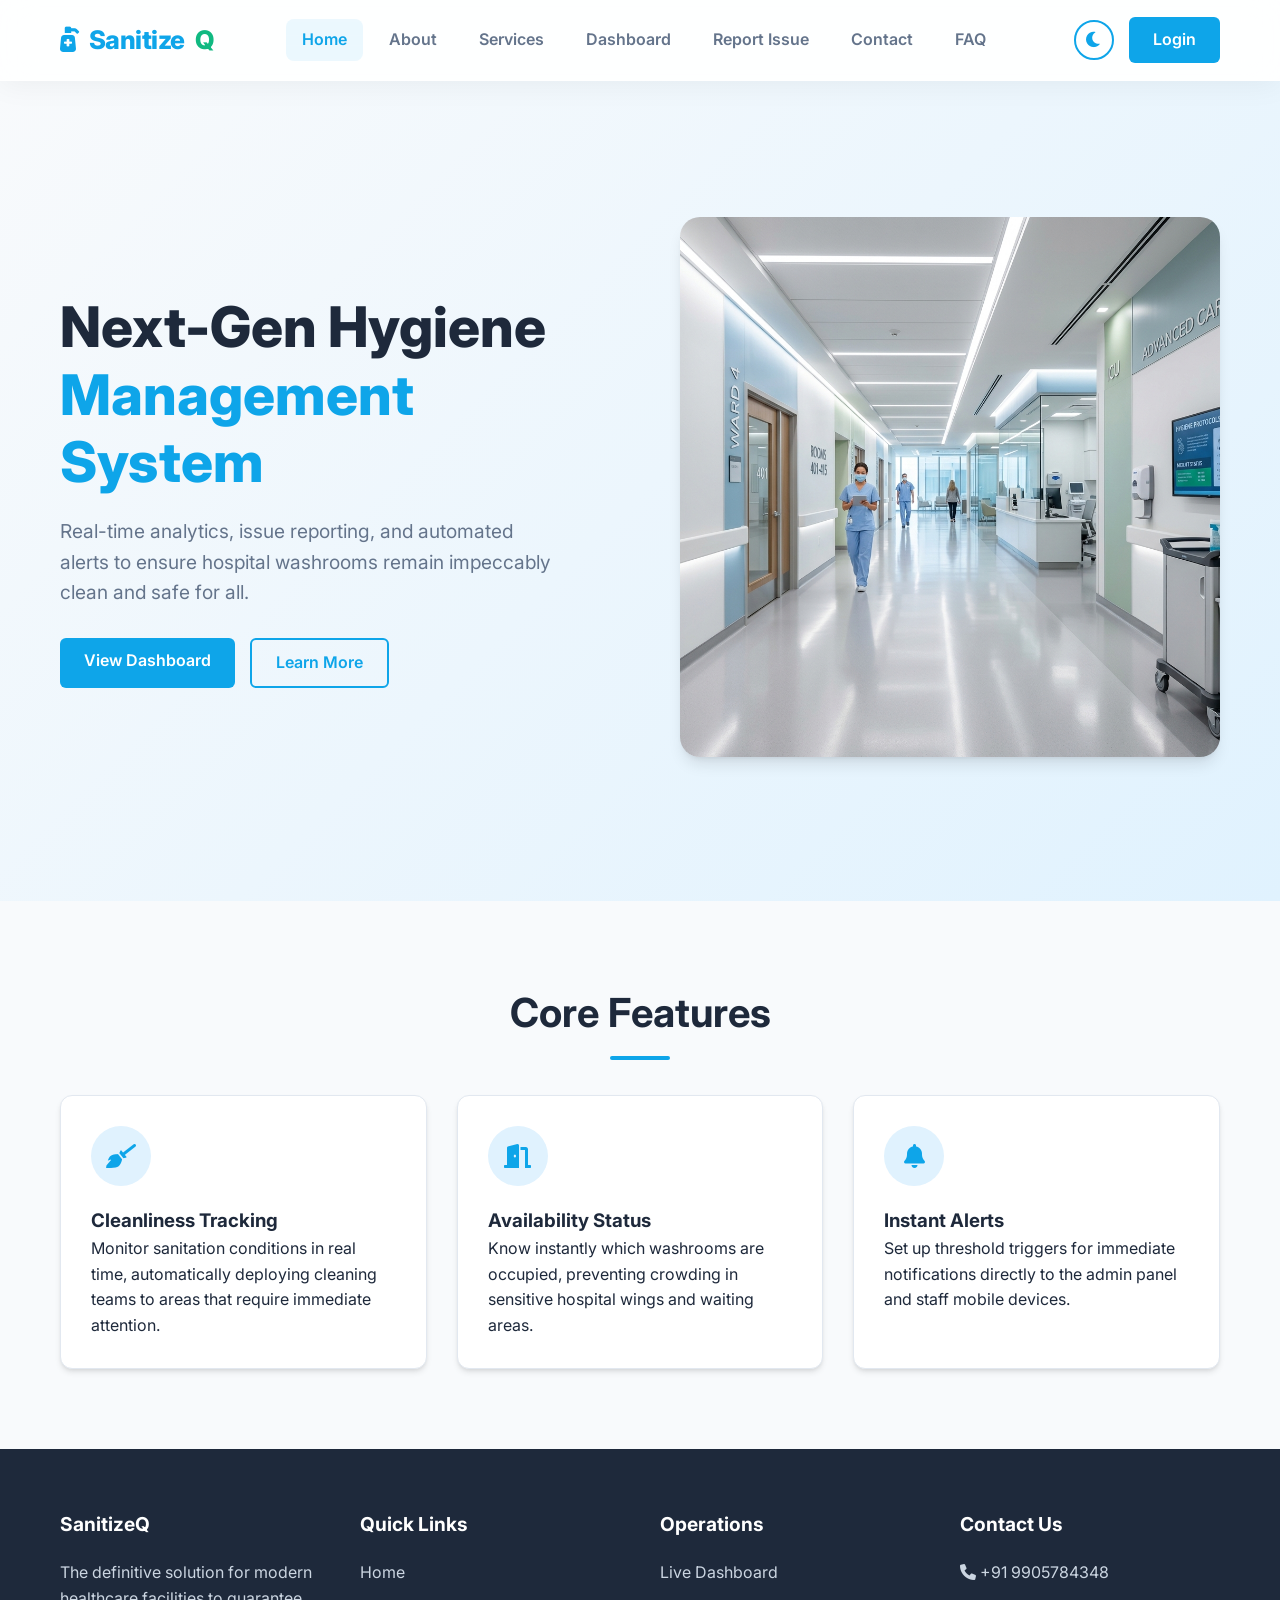
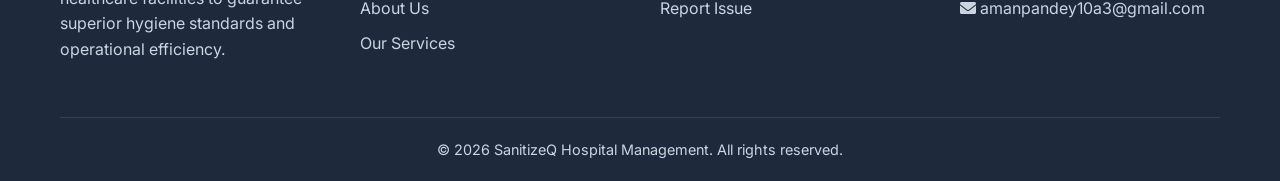
<file: frontend/index.html>
<!DOCTYPE html>
<html lang="en">

<head>
  <meta charset="UTF-8">
  <meta name="viewport" content="width=device-width, initial-scale=1.0">
  <title>SanitizeQ | Modern Hospital Washroom Management</title>
  <meta name="description"
    content="A state-of-the-art system for monitoring and managing hospital washroom cleanliness and availability.">
  <link href="https://cdnjs.cloudflare.com/ajax/libs/font-awesome/6.0.0/css/all.min.css" rel="stylesheet">
  <link href="https://fonts.googleapis.com/css2?family=Inter:wght@300;400;500;600;700;800&display=swap"
    rel="stylesheet">
  <link href="css/style.css" rel="stylesheet">
</head>

<body>

  <header>
    <div class="container nav-container">
      <a href="index.html" class="logo">
        <i class="fa-solid fa-pump-medical"></i> Sanitize<span>Q</span>
      </a>
      <button class="mobile-menu-btn"><i class="fa-solid fa-bars"></i></button>
      <nav class="nav-links">
        <a href="index.html" class="active">Home</a>
        <a href="about.html">About</a>
        <a href="services.html">Services</a>
        <a href="dashboard.html">Dashboard</a>
        <a href="report.html">Report Issue</a>
        <a href="contact.html">Contact</a>
        <a href="faq.html">FAQ</a>
      </nav>
      <div class="nav-actions">
        <a href="login.html" class="btn btn-primary">Login</a>
      </div>
    </div>
  </header>

  <main>
    <!-- Hero Section -->
    <section class="hero">
      <div class="container hero-container" style="display: flex; gap: 40px; align-items: center;">
        <div class="hero-content">
          <h1>Next-Gen Hygiene <br><span>Management System</span></h1>
          <p>Real-time analytics, issue reporting, and automated alerts to ensure hospital washrooms remain impeccably
            clean and safe for all.</p>
          <div style="display:flex; gap: 15px;">
            <a href="dashboard.html" class="btn btn-primary">View Dashboard</a>
            <a href="about.html" class="btn btn-outline">Learn More</a>
          </div>
        </div>
        <div class="hero-image" style="flex: 1;">
          <!-- Fallback path first, but the script copies to assets/hero.png -->
          <img src="assets/hero.png" alt="Hospital Hallway Cleanliness">
        </div>
      </div>
    </section>

    <!-- Key Features Overview -->
    <section class="section">
      <div class="container">
        <h2 class="section-title">Core Features</h2>
        <div class="grid-3">
          <div class="card">
            <div class="card-icon"><i class="fa-solid fa-broom"></i></div>
            <h3>Cleanliness Tracking</h3>
            <p>Monitor sanitation conditions in real time, automatically deploying cleaning teams to areas that require
              immediate attention.</p>
          </div>
          <div class="card">
            <div class="card-icon"><i class="fa-solid fa-door-open"></i></div>
            <h3>Availability Status</h3>
            <p>Know instantly which washrooms are occupied, preventing crowding in sensitive hospital wings and waiting
              areas.</p>
          </div>
          <div class="card">
            <div class="card-icon"><i class="fa-solid fa-bell"></i></div>
            <h3>Instant Alerts</h3>
            <p>Set up threshold triggers for immediate notifications directly to the admin panel and staff mobile
              devices.</p>
          </div>
        </div>
      </div>
    </section>

  </main>

  <footer>
    <div class="container">
      <div class="footer-grid">
        <div class="footer-col">
          <h3>Sanitize<span>Q</span></h3>
          <p>The definitive solution for modern healthcare facilities to guarantee superior hygiene standards and
            operational efficiency.</p>
        </div>
        <div class="footer-col">
          <h3>Quick Links</h3>
          <ul class="footer-links">
            <li><a href="index.html">Home</a></li>
            <li><a href="about.html">About Us</a></li>
            <li><a href="services.html">Our Services</a></li>
          </ul>
        </div>
        <div class="footer-col">
          <h3>Operations</h3>
          <ul class="footer-links">
            <li><a href="dashboard.html">Live Dashboard</a></li>
            <li><a href="report.html">Report Issue</a></li>

          </ul>
        </div>
        <div class="footer-col">
          <h3>Contact Us</h3>
          <ul class="footer-links">
            <li><i class="fa-solid fa-phone"></i> +91 9905784348</li>
            <li><i class="fa-solid fa-envelope"></i> amanpandey10a3@gmail.com</li>
          </ul>
        </div>
      </div>
      <div class="footer-bottom">
        <p>&copy; 2026 SanitizeQ Hospital Management. All rights reserved.</p>
      </div>
    </div>
  </footer>

  <script src="js/script.js"></script>
</body>

</html>
</file>
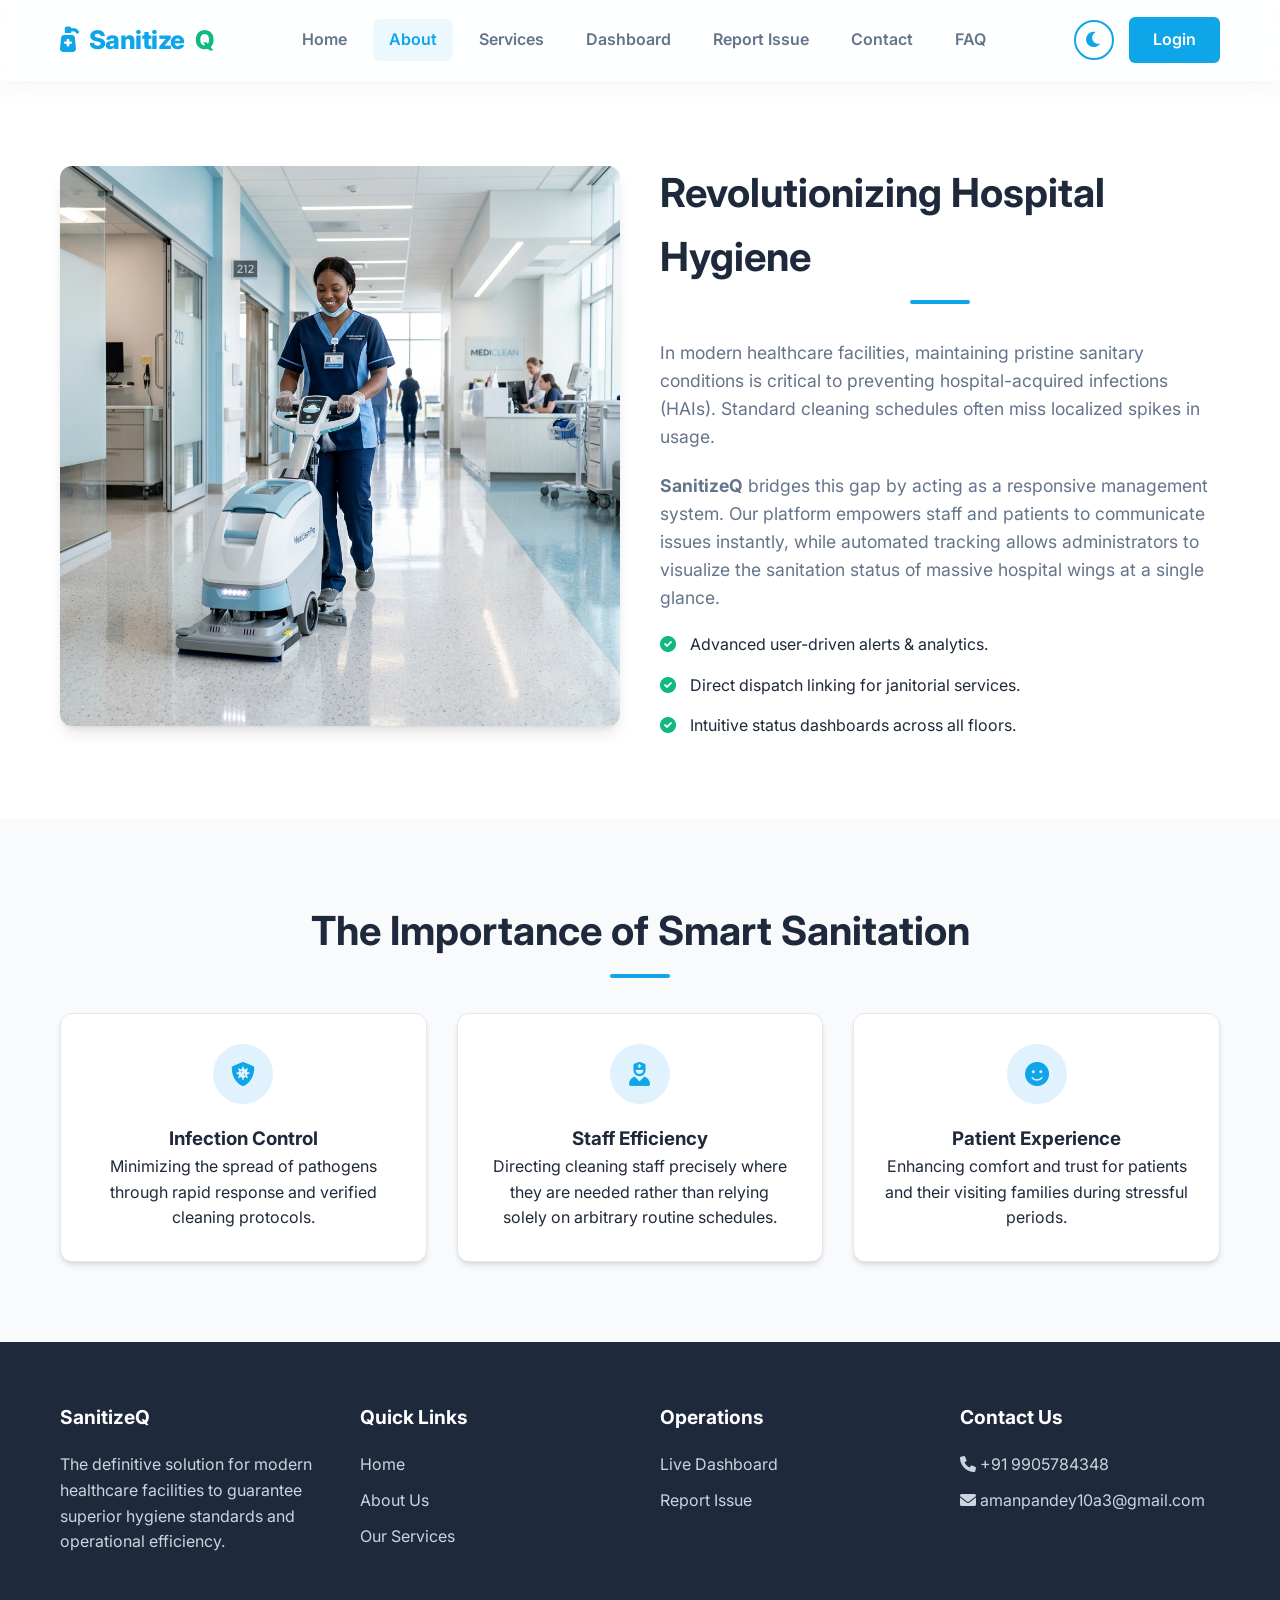
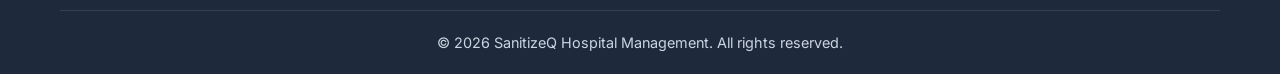
<file: frontend/about.html>
<!DOCTYPE html>
<html lang="en">
<head>
  <meta charset="UTF-8">
  <meta name="viewport" content="width=device-width, initial-scale=1.0">
  <title>About Us | SanitizeQ</title>
  <link href="https://cdnjs.cloudflare.com/ajax/libs/font-awesome/6.0.0/css/all.min.css" rel="stylesheet">
  <link href="https://fonts.googleapis.com/css2?family=Inter:wght@300;400;500;600;700;800&display=swap" rel="stylesheet">
  <link href="css/style.css" rel="stylesheet">
</head>
<body>
  
  <header>
    <div class="container nav-container">
      <a href="index.html" class="logo">
        <i class="fa-solid fa-pump-medical"></i> Sanitize<span>Q</span>
      </a>
      <button class="mobile-menu-btn"><i class="fa-solid fa-bars"></i></button>
      <nav class="nav-links">
        <a href="index.html">Home</a>
        <a href="about.html" class="active">About</a>
        <a href="services.html">Services</a>
        <a href="dashboard.html">Dashboard</a>
        <a href="report.html">Report Issue</a>
        <a href="contact.html">Contact</a>
        <a href="faq.html">FAQ</a>
      </nav>
      <div class="nav-actions">
        <a href="login.html" class="btn btn-primary">Login</a>
      </div>
    </div>
  </header>

  <main>
    <section class="section" style="background-color: var(--white);">
      <div class="container">
        <div class="grid-2" style="align-items: center;">
          <div class="about-image">
            <img src="assets/cleaning.png" alt="Hospital Cleaning Staff" style="border-radius: 12px; box-shadow: var(--box-shadow-hover);">
          </div>
          <div class="about-content">
            <h2 class="section-title" style="text-align: left;">Revolutionizing Hospital Hygiene</h2>
            <p class="mb-4" style="font-size: 1.1rem; color: var(--light-text);">
              In modern healthcare facilities, maintaining pristine sanitary conditions is critical to preventing hospital-acquired infections (HAIs). Standard cleaning schedules often miss localized spikes in usage.
            </p>
            <p class="mb-4" style="font-size: 1.1rem; color: var(--light-text);">
              <strong>SanitizeQ</strong> bridges this gap by acting as a responsive management system. Our platform empowers staff and patients to communicate issues instantly, while automated tracking allows administrators to visualize the sanitation status of massive hospital wings at a single glance.
            </p>
            <ul style="margin-top: 20px; display: flex; flex-direction: column; gap: 15px;">
              <li><i class="fa-solid fa-check-circle" style="color: var(--secondary-color); margin-right: 10px;"></i> Advanced user-driven alerts & analytics.</li>
              <li><i class="fa-solid fa-check-circle" style="color: var(--secondary-color); margin-right: 10px;"></i> Direct dispatch linking for janitorial services.</li>
              <li><i class="fa-solid fa-check-circle" style="color: var(--secondary-color); margin-right: 10px;"></i> Intuitive status dashboards across all floors.</li>
            </ul>
          </div>
        </div>
      </div>
    </section>

    <!-- Why it matters -->
    <section class="section">
      <div class="container text-center">
        <h2 class="section-title">The Importance of Smart Sanitation</h2>
        <div class="grid-3 mt-4">
          <div class="card">
            <div class="card-icon" style="margin: 0 auto 20px;"><i class="fa-solid fa-shield-virus"></i></div>
            <h3>Infection Control</h3>
            <p>Minimizing the spread of pathogens through rapid response and verified cleaning protocols.</p>
          </div>
          <div class="card">
            <div class="card-icon" style="margin: 0 auto 20px;"><i class="fa-solid fa-user-nurse"></i></div>
            <h3>Staff Efficiency</h3>
            <p>Directing cleaning staff precisely where they are needed rather than relying solely on arbitrary routine schedules.</p>
          </div>
          <div class="card">
            <div class="card-icon" style="margin: 0 auto 20px;"><i class="fa-solid fa-face-smile"></i></div>
            <h3>Patient Experience</h3>
            <p>Enhancing comfort and trust for patients and their visiting families during stressful periods.</p>
          </div>
        </div>
      </div>
    </section>
  </main>

  <footer>
    <div class="container">
      <div class="footer-grid">
        <div class="footer-col">
          <h3>Sanitize<span>Q</span></h3>
          <p>The definitive solution for modern healthcare facilities to guarantee superior hygiene standards and operational efficiency.</p>
        </div>
        <div class="footer-col">
          <h3>Quick Links</h3>
          <ul class="footer-links">
            <li><a href="index.html">Home</a></li>
            <li><a href="about.html">About Us</a></li>
            <li><a href="services.html">Our Services</a></li>
          </ul>
        </div>
        <div class="footer-col">
          <h3>Operations</h3>
          <ul class="footer-links">
            <li><a href="dashboard.html">Live Dashboard</a></li>
            <li><a href="report.html">Report Issue</a></li>

          </ul>
        </div>
        <div class="footer-col">
          <h3>Contact Us</h3>
          <ul class="footer-links">
            <li><i class="fa-solid fa-phone"></i> +91 9905784348</li>
            <li><i class="fa-solid fa-envelope"></i> amanpandey10a3@gmail.com</li>
          </ul>
        </div>
      </div>
      <div class="footer-bottom">
        <p>&copy; 2026 SanitizeQ Hospital Management. All rights reserved.</p>
      </div>
    </div>
  </footer>

  <script src="js/script.js"></script>
</body>
</html>
</file>
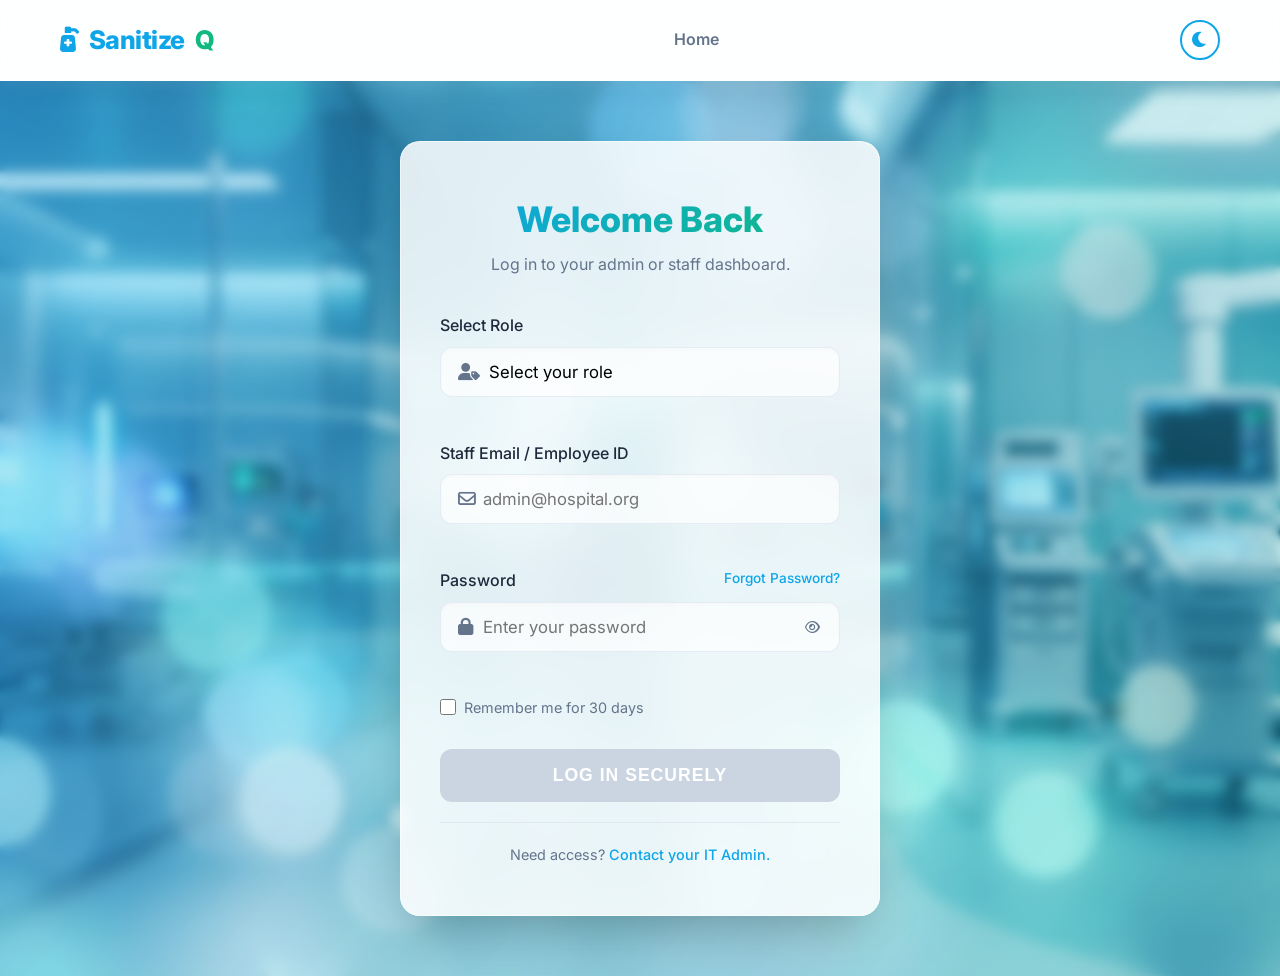
<file: frontend/admin.html>
<!DOCTYPE html>
<html lang="en">
<head>
  <meta charset="UTF-8">
  <meta name="viewport" content="width=device-width, initial-scale=1.0">
  <title>Admin Panel | SanitizeQ</title>
  <link href="https://cdnjs.cloudflare.com/ajax/libs/font-awesome/6.0.0/css/all.min.css" rel="stylesheet">
  <link href="https://fonts.googleapis.com/css2?family=Inter:wght@300;400;500;600;700;800&display=swap" rel="stylesheet">
  <link href="css/style.css" rel="stylesheet">
</head>
<body>
  
  <header>
    <div class="container nav-container">
      <a href="index.html" class="logo">
        <i class="fa-solid fa-pump-medical"></i> Sanitize<span>Q</span> <span style="font-size: 1rem; color:var(--dark-text); font-weight: normal; margin-left: 10px;">| Admin</span>
      </a>
      <button class="mobile-menu-btn"><i class="fa-solid fa-bars"></i></button>
      <nav class="nav-links">
        <a href="index.html">Live Site</a>
        <a href="admin.html" class="active">Panel</a>
      </nav>
      <div class="nav-actions" style="display:flex; align-items:center;">
        <span style="margin-right: 15px; font-weight: 500;"><i class="fa-solid fa-user-shield"></i> System Admin</span>
        <a href="login.html" class="btn btn-outline" style="padding: 6px 15px;">Log Out</a>
      </div>
    </div>
  </header>

  <main class="section">
    <div class="container">
      
      <!-- Top Summary Cards -->
      <div class="grid-3 mb-4" style="margin-bottom: 30px;">
        <div class="card stat-card" style="border-left: 4px solid var(--primary-color);">
          <div class="info">
            <h3 id="stat-total">0</h3>
            <p>Total Washrooms</p>
          </div>
          <i class="fa-solid fa-restroom fa-2x" style="color: var(--light-text); opacity: 0.5;"></i>
        </div>
        <div class="card stat-card" style="border-left: 4px solid var(--secondary-color);">
          <div class="info">
            <h3 id="stat-clean">0</h3>
            <p>Clean Washrooms</p>
          </div>
          <i class="fa-solid fa-sparkles fa-2x" style="color: var(--light-text); opacity: 0.5;"></i>
        </div>
        <div class="card stat-card" style="border-left: 4px solid var(--danger-color);">
          <div class="info">
            <h3 id="stat-dirty">0</h3>
            <p>Dirty / Maintenance</p>
          </div>
          <i class="fa-solid fa-biohazard fa-2x" style="color: var(--light-text); opacity: 0.5;"></i>
        </div>
      </div>

      <!-- Main Dash Grid -->
      <div class="grid-2">
        <!-- Washroom Management -->
        <div class="card" style="grid-column: span 2;">
          <h3 style="margin-bottom: 20px;"><i class="fa-solid fa-list-check"></i> Washroom Management</h3>
          <div class="table-container">
            <table>
              <thead>
                <tr>
                  <th>ID</th>
                  <th>Location</th>
                  <th>Status</th>
                  <th>Last Cleaned</th>
                  <th>Assigned Staff</th>
                </tr>
              </thead>
              <tbody id="washroom-table-body">
                <!-- Data populated by JS -->
              </tbody>
            </table>
          </div>
        </div>

        <!-- Complaint Management -->
        <div class="card" style="grid-column: span 2;">
          <h3 style="margin-bottom: 20px;"><i class="fa-solid fa-triangle-exclamation"></i> Complaint Management</h3>
          <div class="table-container" style="max-height: 250px; overflow-y: auto;">
            <table>
              <thead style="position: sticky; top: 0; z-index: 10;">
                <tr>
                  <th>Ticket ID</th>
                  <th>Washroom ID</th>
                  <th>Issue</th>
                  <th>Time</th>
                  <th>Status</th>
                  <th>Action</th>
                </tr>
              </thead>
              <tbody id="complaint-table-body">
                <!-- Data populated by JS -->
              </tbody>
            </table>
          </div>
        </div>

        <!-- Staff Shift Overview (Read-Only) -->
        <div class="card">
          <h3 style="margin-bottom: 20px;"><i class="fa-solid fa-users"></i> Staff Shift Overview</h3>
          <p style="color: var(--light-text); margin-bottom: 15px; font-size: 0.9rem;"><i class="fa-solid fa-info-circle"></i> Shifts are managed by Supervisors. This is a read-only view.</p>
          <div class="table-container" style="max-height: 250px; overflow-y: auto;">
            <table>
              <thead>
                <tr>
                  <th>Staff Member</th>
                  <th>Assigned Location</th>
                  <th>Washrooms Covered</th>
                </tr>
              </thead>
              <tbody id="admin-shift-overview-body">
                <!-- Populated by JS -->
              </tbody>
            </table>
          </div>
        </div>

        <!-- Inbox / Messages -->
        <div class="card" style="grid-column: span 2;">
          <h3 style="margin-bottom: 20px;"><i class="fa-solid fa-inbox"></i> Inbox / Contact Messages</h3>
          <div class="table-container" style="max-height: 350px; overflow-y: auto;">
            <table>
              <thead style="position: sticky; top: 0; z-index: 10;">
                <tr>
                  <th>Date</th>
                  <th>Sender</th>
                  <th>Email</th>
                  <th>Subject</th>
                  <th>Message</th>
                </tr>
              </thead>
              <tbody id="inbox-table-body">
                <!-- Data populated by JS -->
              </tbody>
            </table>
          </div>
        </div>

        <!-- Activity Log -->
        <div class="card" style="background-color: var(--white); border-color: var(--border-color);">
          <h3 style="margin-bottom: 20px;"><i class="fa-solid fa-clock-rotate-left"></i> System Activity Log</h3>
          <ul id="activity-log-list" style="list-style: none; padding: 0; max-height: 250px; overflow-y: auto;">
            <!-- Populated by JS -->
          </ul>
        </div>

      </div>
    </div>
  </main>

  <script src="js/app.js"></script>
  <script src="js/admin.js"></script>
  <script src="js/script.js"></script>
</body>
</html>
</file>
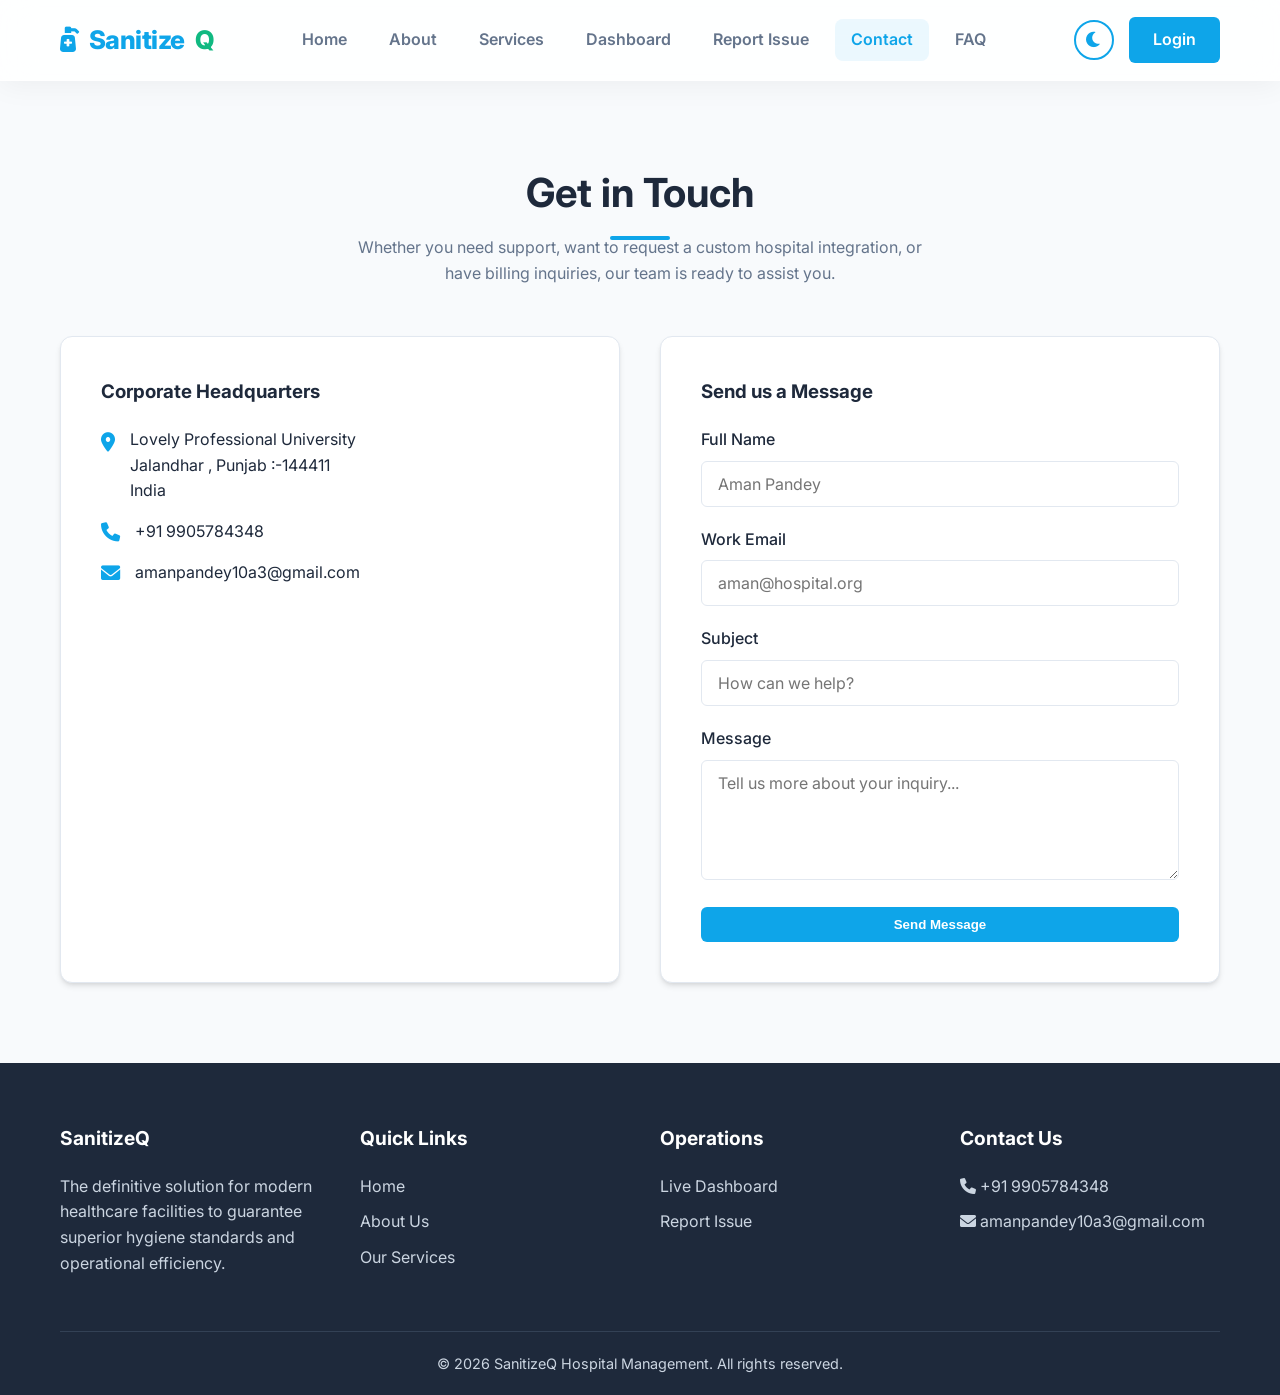
<file: frontend/contact.html>
<!DOCTYPE html>
<html lang="en">

<head>
  <meta charset="UTF-8">
  <meta name="viewport" content="width=device-width, initial-scale=1.0">
  <title>Contact Us | SanitizeQ</title>
  <link href="https://cdnjs.cloudflare.com/ajax/libs/font-awesome/6.0.0/css/all.min.css" rel="stylesheet">
  <link href="https://fonts.googleapis.com/css2?family=Inter:wght@300;400;500;600;700;800&display=swap"
    rel="stylesheet">
  <link href="css/style.css" rel="stylesheet">
</head>

<body>

  <header>
    <div class="container nav-container">
      <a href="index.html" class="logo">
        <i class="fa-solid fa-pump-medical"></i> Sanitize<span>Q</span>
      </a>
      <button class="mobile-menu-btn"><i class="fa-solid fa-bars"></i></button>
      <nav class="nav-links">
        <a href="index.html">Home</a>
        <a href="about.html">About</a>
        <a href="services.html">Services</a>
        <a href="dashboard.html">Dashboard</a>
        <a href="report.html">Report Issue</a>
        <a href="contact.html" class="active">Contact</a>
        <a href="faq.html">FAQ</a>
      </nav>
      <div class="nav-actions">
        <a href="login.html" class="btn btn-primary">Login</a>
      </div>
    </div>
  </header>

  <main style="min-height: calc(100vh - 80px);">
    <section class="section">
      <div class="container">
        <div class="text-center" style="margin-bottom: 50px;">
          <h2 class="section-title" style="margin-bottom: 10px;">Get in Touch</h2>
          <p style="color: var(--light-text); max-width: 600px; margin: 0 auto;">Whether you need support, want to
            request a custom hospital integration, or have billing inquiries, our team is ready to assist you.</p>
        </div>

        <div class="grid-2">
          <!-- Contact Info and Map -->
          <div class="card" style="padding: 40px; height: 100%;">
            <h3 style="margin-bottom: 20px;">Corporate Headquarters</h3>
            <ul style="list-style: none; padding: 0; margin-bottom: 30px;">
              <li style="margin-bottom: 15px; display: flex; align-items: flex-start;">
                <i class="fa-solid fa-location-dot"
                  style="color: var(--primary-color); margin-top: 5px; margin-right: 15px; font-size: 1.2rem;"></i>
                <span>Lovely Professional University<br>Jalandhar , Punjab :-144411<br>India</span>
              </li>
              <li style="margin-bottom: 15px; display: flex; align-items: center;">
                <i class="fa-solid fa-phone"
                  style="color: var(--primary-color); margin-right: 15px; font-size: 1.2rem;"></i>
                <span>+91 9905784348</span>
              </li>
              <li style="margin-bottom: 15px; display: flex; align-items: center;">
                <i class="fa-solid fa-envelope"
                  style="color: var(--primary-color); margin-right: 15px; font-size: 1.2rem;"></i>
                <span>amanpandey10a3@gmail.com</span>
              </li>
            </ul>

            <div style="border-radius: 8px; overflow: hidden; height: 250px;">
              <!-- Placeholder for a Google Map Embed -->
              <iframe
                src="https://www.google.com/maps/embed?pb=!1m18!1m12!1m3!1d3409.8754863694433!2d75.70028307541455!3d31.253952674334647!2m3!1f0!2f0!3f0!3m2!1i1024!2i768!4f13.1!3m3!1m2!1s0x391a5f5e9c489cf3%3A0x4049a5b3a4b8af2!2sLovely%20Professional%20University!5e0!3m2!1sen!2sin!4v1700000000000!5m2!1sen!2sin"
                width="100%" height="100%" style="border:0;" allowfullscreen="" loading="lazy"
                referrerpolicy="no-referrer-when-downgrade">
              </iframe>
            </div>
          </div>

          <!-- Contact Form -->
          <div class="card" style="padding: 40px;">
            <h3 style="margin-bottom: 20px;">Send us a Message</h3>
            <form id="contact-form">
              <div class="form-group">
                <label for="name">Full Name</label>
                <input type="text" id="name" class="form-control" placeholder="Aman Pandey" required>
              </div>

              <div class="form-group">
                <label for="email">Work Email</label>
                <input type="email" id="email" class="form-control" placeholder="aman@hospital.org" required>
              </div>

              <div class="form-group">
                <label for="subject">Subject</label>
                <input type="text" id="subject" class="form-control" placeholder="How can we help?" required>
              </div>

              <div class="form-group">
                <label for="message">Message</label>
                <textarea id="message" class="form-control" placeholder="Tell us more about your inquiry..."></textarea>
              </div>

              <button type="submit" class="btn btn-primary" style="width: 100%;">Send Message</button>
            </form>
          </div>
        </div>
      </div>
    </section>
  </main>

  <footer>
    <div class="container">
      <div class="footer-grid">
        <div class="footer-col">
          <h3>Sanitize<span>Q</span></h3>
          <p>The definitive solution for modern healthcare facilities to guarantee superior hygiene standards and
            operational efficiency.</p>
        </div>
        <div class="footer-col">
          <h3>Quick Links</h3>
          <ul class="footer-links">
            <li><a href="index.html">Home</a></li>
            <li><a href="about.html">About Us</a></li>
            <li><a href="services.html">Our Services</a></li>
          </ul>
        </div>
        <div class="footer-col">
          <h3>Operations</h3>
          <ul class="footer-links">
            <li><a href="dashboard.html">Live Dashboard</a></li>
            <li><a href="report.html">Report Issue</a></li>

          </ul>
        </div>
        <div class="footer-col">
          <h3>Contact Us</h3>
          <ul class="footer-links">
            <li><i class="fa-solid fa-phone"></i> +91 9905784348</li>
            <li><i class="fa-solid fa-envelope"></i> amanpandey10a3@gmail.com</li>
          </ul>
        </div>
      </div>
      <div class="footer-bottom">
        <p>&copy; 2026 SanitizeQ Hospital Management. All rights reserved.</p>
      </div>
    </div>
  </footer>

  <script src="js/app.js"></script>
  <script src="js/contact.js"></script>
  <script src="js/script.js"></script>
</body>

</html>
</file>
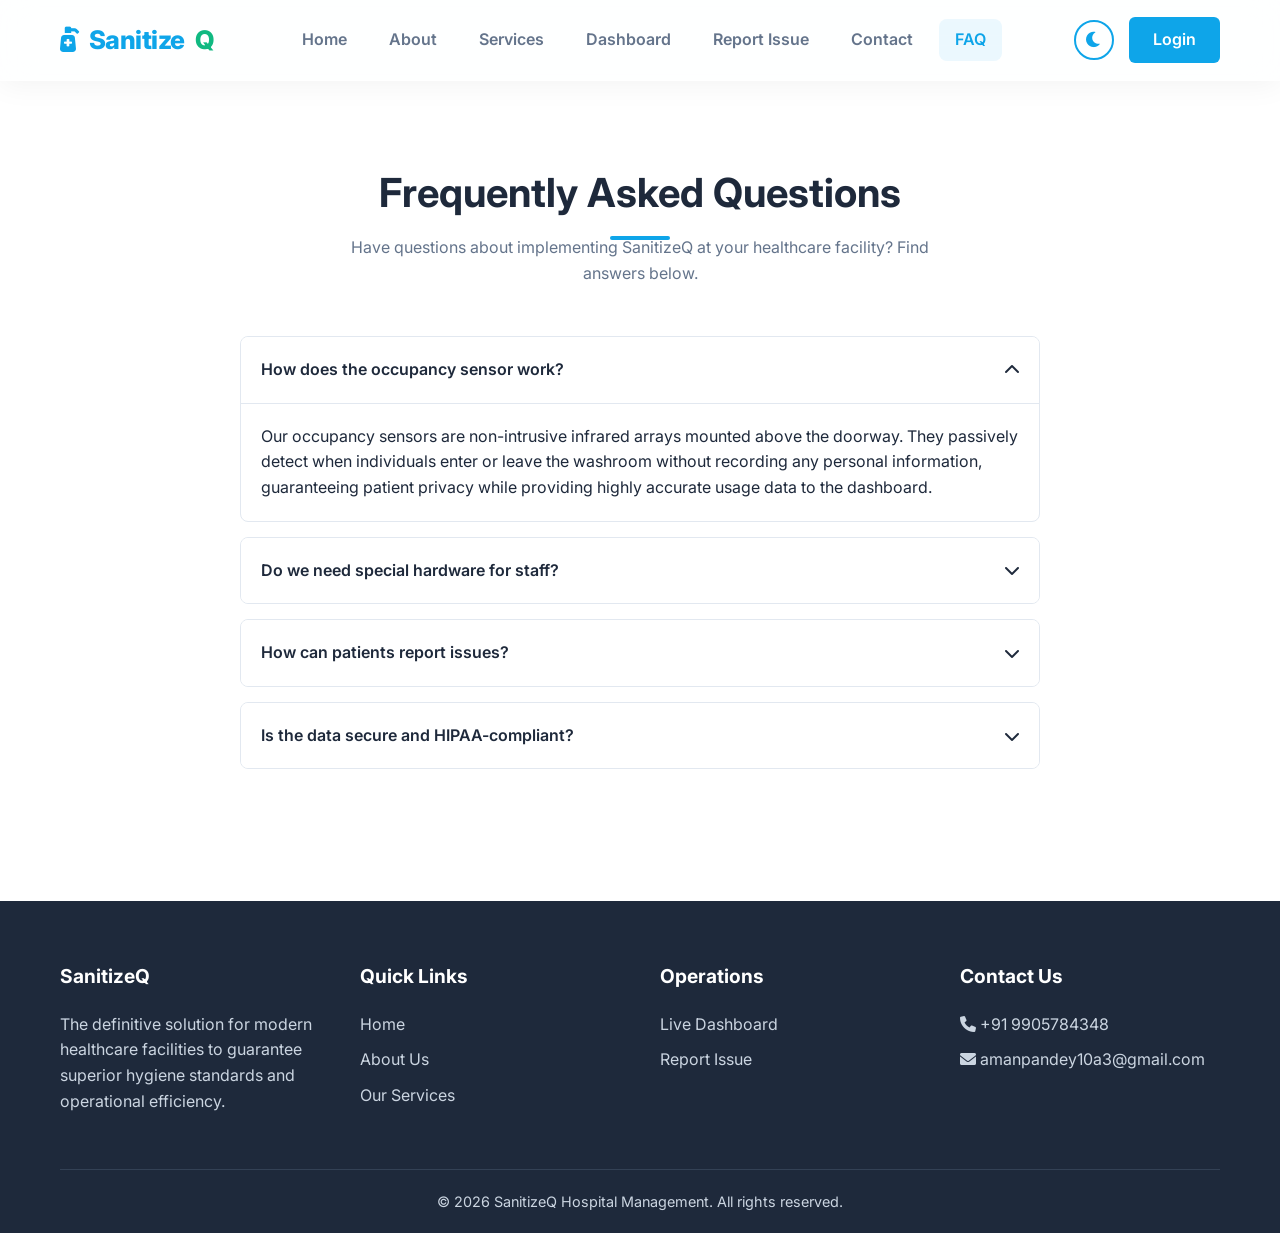
<file: frontend/faq.html>
<!DOCTYPE html>
<html lang="en">
<head>
  <meta charset="UTF-8">
  <meta name="viewport" content="width=device-width, initial-scale=1.0">
  <title>FAQ | SanitizeQ</title>
  <link href="https://cdnjs.cloudflare.com/ajax/libs/font-awesome/6.0.0/css/all.min.css" rel="stylesheet">
  <link href="https://fonts.googleapis.com/css2?family=Inter:wght@300;400;500;600;700;800&display=swap" rel="stylesheet">
  <link href="css/style.css" rel="stylesheet">
</head>
<body>
  
  <header>
    <div class="container nav-container">
      <a href="index.html" class="logo">
        <i class="fa-solid fa-pump-medical"></i> Sanitize<span>Q</span>
      </a>
      <button class="mobile-menu-btn"><i class="fa-solid fa-bars"></i></button>
      <nav class="nav-links">
        <a href="index.html">Home</a>
        <a href="about.html">About</a>
        <a href="services.html">Services</a>
        <a href="dashboard.html">Dashboard</a>
        <a href="report.html">Report Issue</a>
        <a href="contact.html">Contact</a>
        <a href="faq.html" class="active">FAQ</a>
      </nav>
      <div class="nav-actions">
        <a href="login.html" class="btn btn-primary">Login</a>
      </div>
    </div>
  </header>

  <main style="background-color: var(--white); min-height: calc(100vh - 80px);">
    <section class="section">
      <div class="container">
        <div class="text-center" style="margin-bottom: 50px;">
          <h2 class="section-title" style="margin-bottom: 10px;">Frequently Asked Questions</h2>
          <p style="color: var(--light-text); max-width: 600px; margin: 0 auto;">Have questions about implementing SanitizeQ at your healthcare facility? Find answers below.</p>
        </div>

        <div class="accordion">
          
          <div class="accordion-item active">
            <div class="accordion-header">
              How does the occupancy sensor work?
              <i class="fa-solid fa-chevron-down" style="transition: var(--transition);"></i>
            </div>
            <div class="accordion-content">
              <p>Our occupancy sensors are non-intrusive infrared arrays mounted above the doorway. They passively detect when individuals enter or leave the washroom without recording any personal information, guaranteeing patient privacy while providing highly accurate usage data to the dashboard.</p>
            </div>
          </div>

          <div class="accordion-item">
            <div class="accordion-header">
              Do we need special hardware for staff?
              <i class="fa-solid fa-chevron-down" style="transition: var(--transition);"></i>
            </div>
            <div class="accordion-content">
              <p>No special hardware is required. The SanitizeQ Admin Panel runs on any modern web browser via desktop or tablet, and the mobile dispatch app can be installed directly onto staff's existing iOS or Android smartphones.</p>
            </div>
          </div>

          <div class="accordion-item">
            <div class="accordion-header">
              How can patients report issues?
              <i class="fa-solid fa-chevron-down" style="transition: var(--transition);"></i>
            </div>
            <div class="accordion-content">
              <p>Each washroom is equipped with a distinct QR code placard on the back of the door. When a patient or visitor scans the code with their smartphone camera, they are instantly redirected to the specific "Report Issue" page for that exact washroom. It takes fewer than 10 seconds to submit a report.</p>
            </div>
          </div>

          <div class="accordion-item">
            <div class="accordion-header">
              Is the data secure and HIPAA-compliant?
              <i class="fa-solid fa-chevron-down" style="transition: var(--transition);"></i>
            </div>
            <div class="accordion-content">
              <p>Yes. Our system never collects Protected Health Information (PHI). We solely process operational meta-data (door entries, staff resolution times, subjective feedback). All traffic is fully encrypted in transit using TLS 1.3 and stored utilizing AES-256 encryption.</p>
            </div>
          </div>

        </div>
      </div>
    </section>
  </main>

  <footer>
    <div class="container">
      <div class="footer-grid">
        <div class="footer-col">
          <h3>Sanitize<span>Q</span></h3>
          <p>The definitive solution for modern healthcare facilities to guarantee superior hygiene standards and operational efficiency.</p>
        </div>
        <div class="footer-col">
          <h3>Quick Links</h3>
          <ul class="footer-links">
            <li><a href="index.html">Home</a></li>
            <li><a href="about.html">About Us</a></li>
            <li><a href="services.html">Our Services</a></li>
          </ul>
        </div>
        <div class="footer-col">
          <h3>Operations</h3>
          <ul class="footer-links">
            <li><a href="dashboard.html">Live Dashboard</a></li>
            <li><a href="report.html">Report Issue</a></li>

          </ul>
        </div>
        <div class="footer-col">
          <h3>Contact Us</h3>
          <ul class="footer-links">
            <li><i class="fa-solid fa-phone"></i> +91 9905784348</li>
            <li><i class="fa-solid fa-envelope"></i> amanpandey10a3@gmail.com</li>
          </ul>
        </div>
      </div>
      <div class="footer-bottom">
        <p>&copy; 2026 SanitizeQ Hospital Management. All rights reserved.</p>
      </div>
    </div>
  </footer>

  <script src="js/script.js"></script>
</body>
</html>
</file>
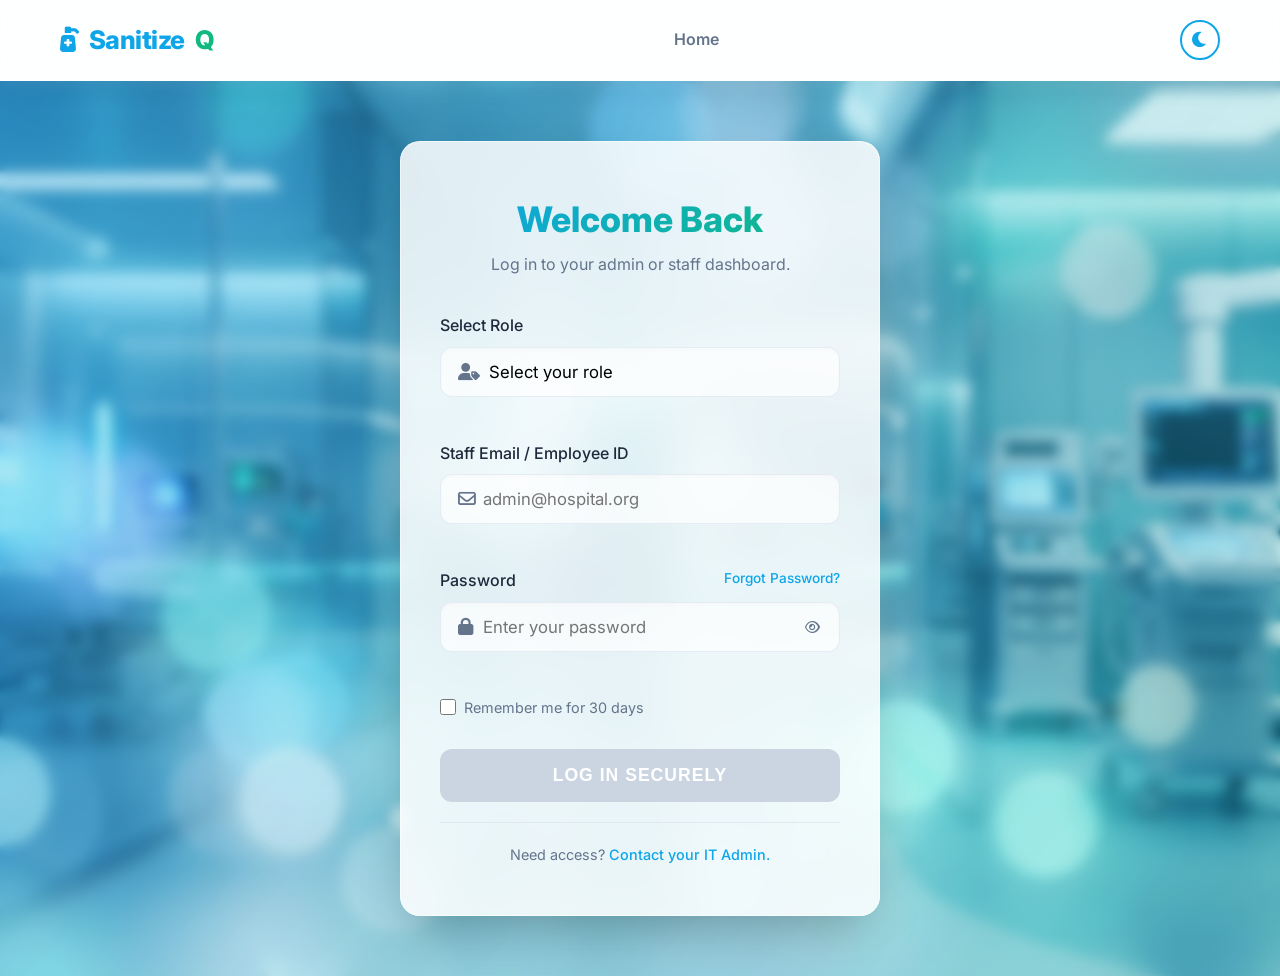
<file: frontend/login.html>
<!DOCTYPE html>
<html lang="en">
<head>
  <meta charset="UTF-8">
  <meta name="viewport" content="width=device-width, initial-scale=1.0">
  <title>Login | SanitizeQ</title>
  <link href="https://cdnjs.cloudflare.com/ajax/libs/font-awesome/6.0.0/css/all.min.css" rel="stylesheet">
  <link href="https://fonts.googleapis.com/css2?family=Inter:wght@300;400;500;600;700;800&display=swap" rel="stylesheet">
  <link href="css/style.css" rel="stylesheet">
</head>
<body>
  
  <header>
    <div class="container nav-container">
      <a href="index.html" class="logo">
        <i class="fa-solid fa-pump-medical"></i> Sanitize<span>Q</span>
      </a>
      <button class="mobile-menu-btn"><i class="fa-solid fa-bars"></i></button>
      <nav class="nav-links">
        <a href="index.html">Home</a>
      </nav>
      <div class="nav-actions">
      </div>
    </div>
  </header>

  <main class="auth-container" style="padding: 60px 20px;">
    <div class="auth-card" style="margin-top: auto; margin-bottom: auto;">
      <div class="auth-header">
        <h2>Welcome Back</h2>
        <p style="color: var(--light-text);">Log in to your admin or staff dashboard.</p>
      </div>

      <form id="login-form" novalidate>
        <!-- Role Selection -->
        <div class="form-group">
          <label for="role">Select Role</label>
          <div class="input-wrapper">
            <select id="role" class="form-control" required aria-label="Select your role">
              <option value="" disabled selected>Select your role</option>
              <option value="admin">Admin</option>
              <option value="supervisor">Supervisor</option>
              <option value="staff">Cleaning Staff</option>
            </select>
            <i class="fa-solid fa-user-tag input-icon"></i>
          </div>
          <span class="error-text" id="role-error"></span>
        </div>

        <!-- Email -->
        <div class="form-group">
          <label for="email">Staff Email / Employee ID</label>
          <div class="input-wrapper">
            <input type="email" id="email" class="form-control" placeholder="admin@hospital.org" required aria-label="Email or Employee ID">
            <i class="fa-regular fa-envelope input-icon"></i>
          </div>
          <span class="error-text" id="email-error"></span>
        </div>

        <!-- Password -->
        <div class="form-group">
          <div style="display: flex; justify-content: space-between;">
            <label for="password">Password</label>
            <a href="#" class="forgot-link">Forgot Password?</a>
          </div>
          <div class="input-wrapper">
            <input type="password" id="password" class="form-control" placeholder="Enter your password" required aria-label="Password">
            <i class="fa-solid fa-lock input-icon"></i>
            <button type="button" class="toggle-password" id="toggle-password" aria-label="Toggle password visibility">
              <i class="fa-regular fa-eye" id="toggle-icon"></i>
            </button>
          </div>
          <span class="error-text" id="password-error"></span>
        </div>

        <!-- Remember Me -->
        <div class="form-group checkbox-group">
          <input type="checkbox" id="remember">
          <label for="remember">Remember me for 30 days</label>
        </div>

        <!-- Submit Button -->
        <button type="submit" id="login-btn" class="btn btn-primary btn-block" disabled>
          <span id="btn-text">Log In securely</span>
          <i class="fa-solid fa-spinner fa-spin d-none" id="login-spinner"></i>
        </button>
      </form>

      <div class="text-center mt-4" style="border-top: 1px solid var(--border-color); padding-top: 20px; font-size: 0.9rem; color: var(--light-text);">
        Need access? <a href="contact.html" style="color: var(--primary-color); font-weight: 500;">Contact your IT Admin.</a>
      </div>
    </div>
  </main>

  <script src="js/script.js"></script>
  <script src="js/login.js"></script>
</body>
</html>
</file>
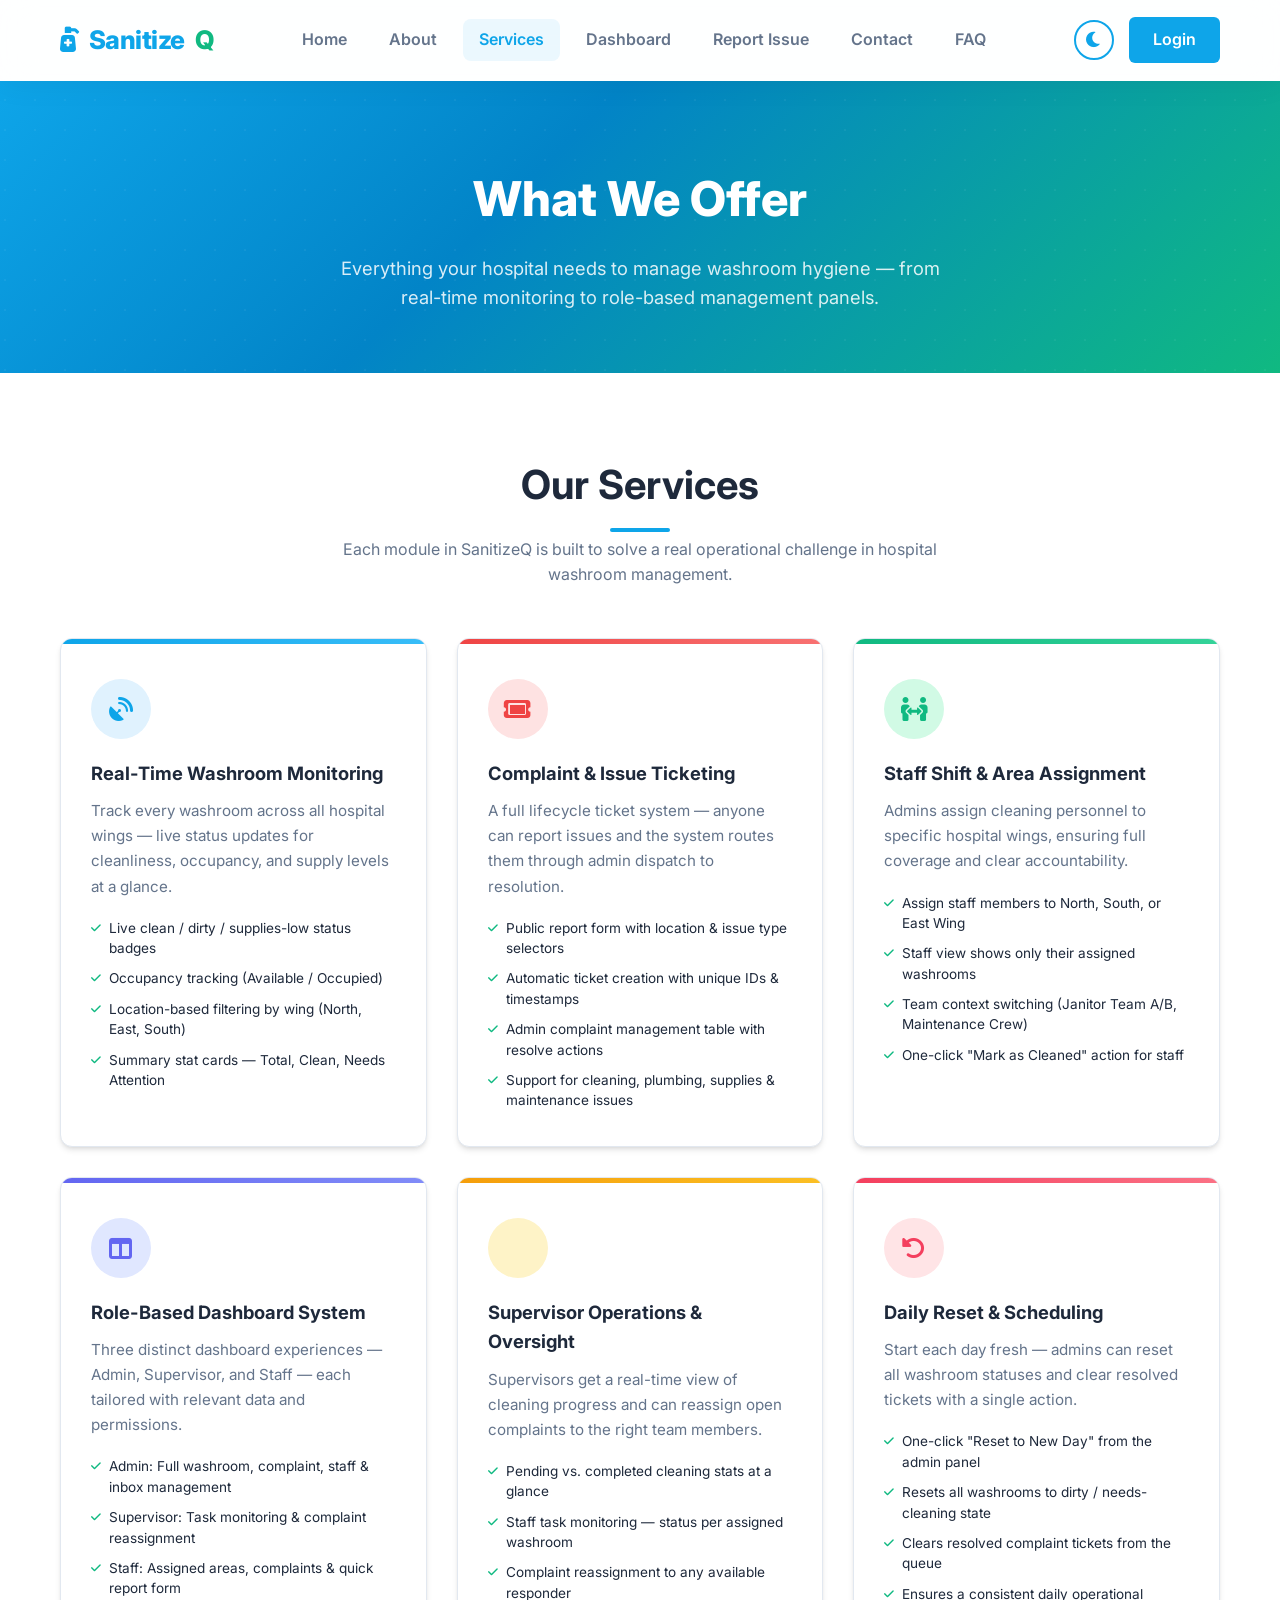
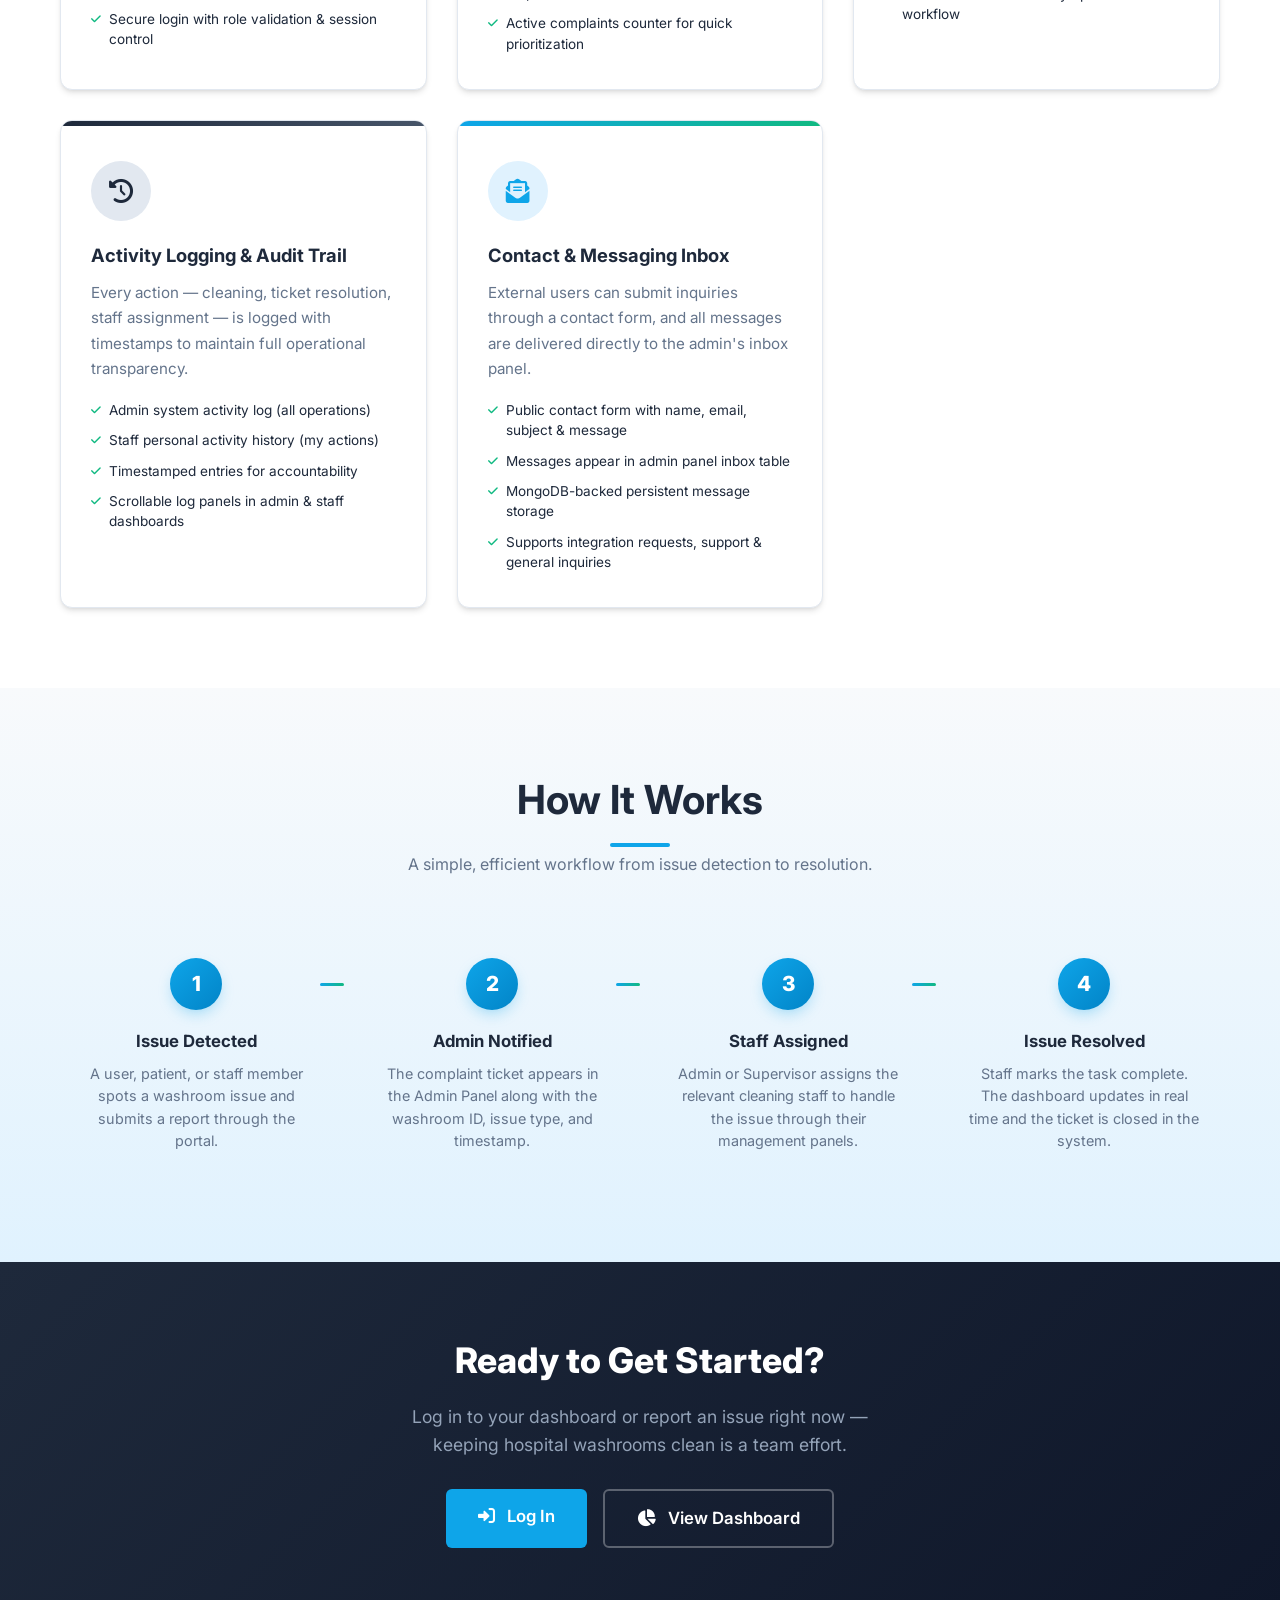
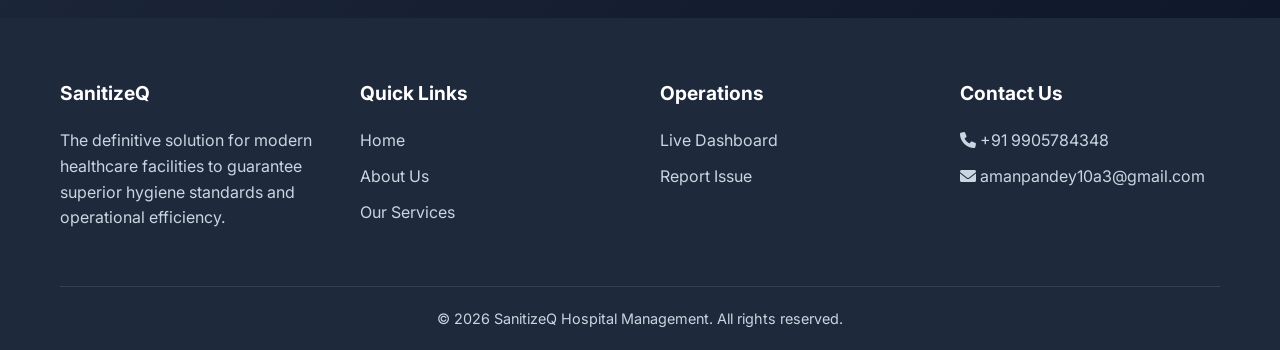
<file: frontend/services.html>
<!DOCTYPE html>
<html lang="en">
<head>
  <meta charset="UTF-8">
  <meta name="viewport" content="width=device-width, initial-scale=1.0">
  <title>Services | SanitizeQ</title>
  <meta name="description" content="Explore all the services SanitizeQ offers — from real-time dashboards to role-based management panels for hospital washroom hygiene.">
  <link href="https://cdnjs.cloudflare.com/ajax/libs/font-awesome/6.0.0/css/all.min.css" rel="stylesheet">
  <link href="https://fonts.googleapis.com/css2?family=Inter:wght@300;400;500;600;700;800&display=swap" rel="stylesheet">
  <link href="css/style.css" rel="stylesheet">
  <style>
    /* Services Page Specific Styles */
    .services-hero {
      background: linear-gradient(135deg, #0ea5e9 0%, #0284c7 40%, #10b981 100%);
      padding: 80px 0 60px;
      text-align: center;
      position: relative;
      overflow: hidden;
    }

    .services-hero::before {
      content: '';
      position: absolute;
      top: -50%;
      left: -50%;
      width: 200%;
      height: 200%;
      background: radial-gradient(circle, rgba(255,255,255,0.05) 1px, transparent 1px);
      background-size: 30px 30px;
      animation: drift 20s linear infinite;
    }

    @keyframes drift {
      0% { transform: translate(0, 0); }
      100% { transform: translate(30px, 30px); }
    }

    .services-hero h1 {
      font-size: 3rem;
      font-weight: 800;
      color: #fff;
      margin-bottom: 16px;
      position: relative;
      z-index: 1;
    }

    .services-hero p {
      font-size: 1.15rem;
      color: rgba(255,255,255,0.85);
      max-width: 620px;
      margin: 0 auto;
      position: relative;
      z-index: 1;
    }

    .service-card {
      position: relative;
      overflow: hidden;
      transition: transform 0.35s ease, box-shadow 0.35s ease;
    }

    .service-card:hover {
      transform: translateY(-8px);
      box-shadow: 0 20px 40px -12px rgba(0,0,0,0.15);
    }

    .service-card .card-stripe {
      position: absolute;
      top: 0;
      left: 0;
      right: 0;
      height: 5px;
      border-radius: 12px 12px 0 0;
    }

    .service-card .card-icon {
      transition: transform 0.3s ease;
    }

    .service-card:hover .card-icon {
      transform: scale(1.1);
    }

    .service-card h3 {
      margin-bottom: 10px;
      font-size: 1.15rem;
    }

    .service-card p {
      font-size: 0.95rem;
      color: var(--light-text);
      line-height: 1.65;
    }

    .service-features {
      list-style: none;
      padding: 0;
      margin: 14px 0 0 0;
    }

    .service-features li {
      display: flex;
      align-items: flex-start;
      gap: 8px;
      font-size: 0.85rem;
      color: var(--dark-text);
      padding: 5px 0;
      line-height: 1.5;
    }

    .service-features li i {
      color: var(--secondary-color);
      font-size: 0.7rem;
      margin-top: 4px;
      flex-shrink: 0;
    }

    .service-card .service-link {
      display: inline-flex;
      align-items: center;
      gap: 6px;
      margin-top: 16px;
      color: var(--primary-color);
      font-weight: 600;
      font-size: 0.9rem;
      transition: gap 0.25s ease, color 0.25s ease;
    }

    .service-card:hover .service-link {
      gap: 10px;
      color: var(--primary-hover);
    }

    /* How it works */
    .process-section {
      background: linear-gradient(180deg, var(--bg-color) 0%, #e0f2fe 100%);
    }

    body.dark-theme .process-section {
      background: linear-gradient(180deg, var(--bg-color) 0%, #0c1a2e 100%);
    }

    /* Dark mode overrides for service card icon backgrounds */
    body.dark-theme .service-card .card-icon[style*="#fee2e2"] { background-color: rgba(239, 68, 68, 0.15) !important; }
    body.dark-theme .service-card .card-icon[style*="#d1fae5"] { background-color: rgba(16, 185, 129, 0.15) !important; }
    body.dark-theme .service-card .card-icon[style*="#e0e7ff"] { background-color: rgba(99, 102, 241, 0.15) !important; }
    body.dark-theme .service-card .card-icon[style*="#fef3c7"] { background-color: rgba(245, 158, 11, 0.15) !important; }
    body.dark-theme .service-card .card-icon[style*="#ffe4e6"] { background-color: rgba(244, 63, 94, 0.15) !important; }
    body.dark-theme .service-card .card-icon[style*="#e2e8f0"] { background-color: rgba(100, 116, 139, 0.2) !important; }
    body.dark-theme .service-card .card-icon[style*="#e0f2fe"],
    body.dark-theme .service-card .card-icon:not([style*="background-color"]) { background-color: rgba(14, 165, 233, 0.15) !important; }

    /* Dark mode service card text */
    body.dark-theme .service-card p {
      color: var(--light-text);
    }

    body.dark-theme .service-card h3 {
      color: var(--dark-text);
    }

    body.dark-theme .service-features li {
      color: #cbd5e1;
    }

    .process-grid {
      display: grid;
      grid-template-columns: repeat(4, 1fr);
      gap: 24px;
      position: relative;
    }

    .process-step {
      text-align: center;
      padding: 30px 20px;
      position: relative;
    }

    .step-number {
      width: 52px;
      height: 52px;
      border-radius: 50%;
      background: linear-gradient(135deg, var(--primary-color), var(--primary-hover));
      color: #fff;
      font-size: 1.3rem;
      font-weight: 800;
      display: flex;
      align-items: center;
      justify-content: center;
      margin: 0 auto 18px;
      box-shadow: 0 6px 15px -4px rgba(14,165,233,0.4);
    }

    .process-step h4 {
      font-size: 1.05rem;
      margin-bottom: 8px;
      color: var(--dark-text);
    }

    .process-step p {
      font-size: 0.9rem;
      color: var(--light-text);
      line-height: 1.55;
    }

    /* Connector line between steps */
    .process-step:not(:last-child)::after {
      content: '';
      position: absolute;
      top: 55px;
      right: -12px;
      width: 24px;
      height: 3px;
      background: linear-gradient(90deg, var(--primary-color), var(--secondary-color));
      border-radius: 2px;
    }

    /* CTA Section */
    .cta-section {
      background: linear-gradient(135deg, #1e293b 0%, #0f172a 100%);
      padding: 70px 0;
      text-align: center;
    }

    .cta-section h2 {
      font-size: 2.2rem;
      font-weight: 800;
      color: #fff;
      margin-bottom: 14px;
    }

    .cta-section p {
      color: #94a3b8;
      font-size: 1.1rem;
      max-width: 520px;
      margin: 0 auto 30px;
    }

    .cta-actions {
      display: flex;
      gap: 16px;
      justify-content: center;
      flex-wrap: wrap;
    }

    @media (max-width: 992px) {
      .process-grid { grid-template-columns: repeat(2, 1fr); }
      .process-step:nth-child(2)::after { display: none; }
      .services-hero h1 { font-size: 2.4rem; }
    }

    @media (max-width: 768px) {
      .process-grid { grid-template-columns: 1fr; }
      .process-step::after { display: none !important; }
      .services-hero h1 { font-size: 2rem; }
    }
  </style>
</head>
<body>
  
  <header>
    <div class="container nav-container">
      <a href="index.html" class="logo">
        <i class="fa-solid fa-pump-medical"></i> Sanitize<span>Q</span>
      </a>
      <button class="mobile-menu-btn"><i class="fa-solid fa-bars"></i></button>
      <nav class="nav-links">
        <a href="index.html">Home</a>
        <a href="about.html">About</a>
        <a href="services.html" class="active">Services</a>
        <a href="dashboard.html">Dashboard</a>
        <a href="report.html">Report Issue</a>
        <a href="contact.html">Contact</a>
        <a href="faq.html">FAQ</a>
      </nav>
      <div class="nav-actions">
        <a href="login.html" class="btn btn-primary">Login</a>
      </div>
    </div>
  </header>

  <main>
    <!-- Services Hero Banner -->
    <section class="services-hero">
      <div class="container">
        <h1>What We Offer</h1>
        <p>Everything your hospital needs to manage washroom hygiene — from real-time monitoring to role-based management panels.</p>
      </div>
    </section>

    <!-- Core Services Grid -->
    <section class="section" style="background-color: var(--white);">
      <div class="container">
        <h2 class="section-title">Our Services</h2>
        <p style="color: var(--light-text); max-width: 640px; margin: -30px auto 50px; text-align: center;">
          Each module in SanitizeQ is built to solve a real operational challenge in hospital washroom management.
        </p>
        
        <div class="grid-3" style="text-align: left;">

          <!-- 1. Real-Time Washroom Monitoring -->
          <div class="card service-card">
            <div class="card-stripe" style="background: linear-gradient(90deg, var(--primary-color), #38bdf8);"></div>
            <div class="card-icon" style="margin-top: 10px;"><i class="fa-solid fa-satellite-dish"></i></div>
            <h3>Real-Time Washroom Monitoring</h3>
            <p>Track every washroom across all hospital wings — live status updates for cleanliness, occupancy, and supply levels at a glance.</p>
            <ul class="service-features">
              <li><i class="fa-solid fa-check"></i> Live clean / dirty / supplies-low status badges</li>
              <li><i class="fa-solid fa-check"></i> Occupancy tracking (Available / Occupied)</li>
              <li><i class="fa-solid fa-check"></i> Location-based filtering by wing (North, East, South)</li>
              <li><i class="fa-solid fa-check"></i> Summary stat cards — Total, Clean, Needs Attention</li>
            </ul>
          </div>

          <!-- 2. Complaint & Issue Ticketing -->
          <div class="card service-card">
            <div class="card-stripe" style="background: linear-gradient(90deg, var(--danger-color), #f87171);"></div>
            <div class="card-icon" style="color: var(--danger-color); background-color: #fee2e2; margin-top: 10px;"><i class="fa-solid fa-ticket"></i></div>
            <h3>Complaint & Issue Ticketing</h3>
            <p>A full lifecycle ticket system — anyone can report issues and the system routes them through admin dispatch to resolution.</p>
            <ul class="service-features">
              <li><i class="fa-solid fa-check"></i> Public report form with location & issue type selectors</li>
              <li><i class="fa-solid fa-check"></i> Automatic ticket creation with unique IDs & timestamps</li>
              <li><i class="fa-solid fa-check"></i> Admin complaint management table with resolve actions</li>
              <li><i class="fa-solid fa-check"></i> Support for cleaning, plumbing, supplies & maintenance issues</li>
            </ul>
          </div>

          <!-- 3. Staff Shift & Area Assignment -->
          <div class="card service-card">
            <div class="card-stripe" style="background: linear-gradient(90deg, var(--secondary-color), #34d399);"></div>
            <div class="card-icon" style="color: var(--secondary-color); background-color: #d1fae5; margin-top: 10px;"><i class="fa-solid fa-people-arrows"></i></div>
            <h3>Staff Shift & Area Assignment</h3>
            <p>Admins assign cleaning personnel to specific hospital wings, ensuring full coverage and clear accountability.</p>
            <ul class="service-features">
              <li><i class="fa-solid fa-check"></i> Assign staff members to North, South, or East Wing</li>
              <li><i class="fa-solid fa-check"></i> Staff view shows only their assigned washrooms</li>
              <li><i class="fa-solid fa-check"></i> Team context switching (Janitor Team A/B, Maintenance Crew)</li>
              <li><i class="fa-solid fa-check"></i> One-click "Mark as Cleaned" action for staff</li>
            </ul>
          </div>
          
          <!-- 4. Role-Based Dashboard System -->
          <div class="card service-card">
            <div class="card-stripe" style="background: linear-gradient(90deg, #6366f1, #818cf8);"></div>
            <div class="card-icon" style="color: #6366f1; background-color: #e0e7ff; margin-top: 10px;"><i class="fa-solid fa-table-columns"></i></div>
            <h3>Role-Based Dashboard System</h3>
            <p>Three distinct dashboard experiences — Admin, Supervisor, and Staff — each tailored with relevant data and permissions.</p>
            <ul class="service-features">
              <li><i class="fa-solid fa-check"></i> Admin: Full washroom, complaint, staff & inbox management</li>
              <li><i class="fa-solid fa-check"></i> Supervisor: Task monitoring & complaint reassignment</li>
              <li><i class="fa-solid fa-check"></i> Staff: Assigned areas, complaints & quick report form</li>
              <li><i class="fa-solid fa-check"></i> Secure login with role validation & session control</li>
            </ul>
          </div>

          <!-- 5. Supervisor Operations & Reassignment -->
          <div class="card service-card">
            <div class="card-stripe" style="background: linear-gradient(90deg, var(--accent-color), #fbbf24);"></div>
            <div class="card-icon" style="color: var(--accent-color); background-color: #fef3c7; margin-top: 10px;"><i class="fa-solid fa-clipboard-user"></i></div>
            <h3>Supervisor Operations & Oversight</h3>
            <p>Supervisors get a real-time view of cleaning progress and can reassign open complaints to the right team members.</p>
            <ul class="service-features">
              <li><i class="fa-solid fa-check"></i> Pending vs. completed cleaning stats at a glance</li>
              <li><i class="fa-solid fa-check"></i> Staff task monitoring — status per assigned washroom</li>
              <li><i class="fa-solid fa-check"></i> Complaint reassignment to any available responder</li>
              <li><i class="fa-solid fa-check"></i> Active complaints counter for quick prioritization</li>
            </ul>
          </div>

          <!-- 6. Daily Reset & Maintenance Scheduling -->
          <div class="card service-card">
            <div class="card-stripe" style="background: linear-gradient(90deg, #f43f5e, #fb7185);"></div>
            <div class="card-icon" style="color: #f43f5e; background-color: #ffe4e6; margin-top: 10px;"><i class="fa-solid fa-rotate-left"></i></div>
            <h3>Daily Reset & Scheduling</h3>
            <p>Start each day fresh — admins can reset all washroom statuses and clear resolved tickets with a single action.</p>
            <ul class="service-features">
              <li><i class="fa-solid fa-check"></i> One-click "Reset to New Day" from the admin panel</li>
              <li><i class="fa-solid fa-check"></i> Resets all washrooms to dirty / needs-cleaning state</li>
              <li><i class="fa-solid fa-check"></i> Clears resolved complaint tickets from the queue</li>
              <li><i class="fa-solid fa-check"></i> Ensures a consistent daily operational workflow</li>
            </ul>
          </div>

          <!-- 7. System Activity Logging -->
          <div class="card service-card">
            <div class="card-stripe" style="background: linear-gradient(90deg, var(--dark-text), #475569);"></div>
            <div class="card-icon" style="color: var(--dark-text); background-color: #e2e8f0; margin-top: 10px;"><i class="fa-solid fa-clock-rotate-left"></i></div>
            <h3>Activity Logging & Audit Trail</h3>
            <p>Every action — cleaning, ticket resolution, staff assignment — is logged with timestamps to maintain full operational transparency.</p>
            <ul class="service-features">
              <li><i class="fa-solid fa-check"></i> Admin system activity log (all operations)</li>
              <li><i class="fa-solid fa-check"></i> Staff personal activity history (my actions)</li>
              <li><i class="fa-solid fa-check"></i> Timestamped entries for accountability</li>
              <li><i class="fa-solid fa-check"></i> Scrollable log panels in admin & staff dashboards</li>
            </ul>
          </div>

          <!-- 8. Contact & Messaging Inbox -->
          <div class="card service-card">
            <div class="card-stripe" style="background: linear-gradient(90deg, #0ea5e9, #10b981);"></div>
            <div class="card-icon" style="margin-top: 10px;"><i class="fa-solid fa-envelope-open-text"></i></div>
            <h3>Contact & Messaging Inbox</h3>
            <p>External users can submit inquiries through a contact form, and all messages are delivered directly to the admin's inbox panel.</p>
            <ul class="service-features">
              <li><i class="fa-solid fa-check"></i> Public contact form with name, email, subject & message</li>
              <li><i class="fa-solid fa-check"></i> Messages appear in admin panel inbox table</li>
              <li><i class="fa-solid fa-check"></i> MongoDB-backed persistent message storage</li>
              <li><i class="fa-solid fa-check"></i> Supports integration requests, support & general inquiries</li>
            </ul>
          </div>

        </div>
      </div>
    </section>

    <!-- How It Works -->
    <section class="section process-section">
      <div class="container">
        <h2 class="section-title">How It Works</h2>
        <p style="color: var(--light-text); max-width: 580px; margin: -30px auto 50px; text-align: center;">
          A simple, efficient workflow from issue detection to resolution.
        </p>
        <div class="process-grid">
          <div class="process-step">
            <div class="step-number">1</div>
            <h4>Issue Detected</h4>
            <p>A user, patient, or staff member spots a washroom issue and submits a report through the portal.</p>
          </div>
          <div class="process-step">
            <div class="step-number">2</div>
            <h4>Admin Notified</h4>
            <p>The complaint ticket appears in the Admin Panel along with the washroom ID, issue type, and timestamp.</p>
          </div>
          <div class="process-step">
            <div class="step-number">3</div>
            <h4>Staff Assigned</h4>
            <p>Admin or Supervisor assigns the relevant cleaning staff to handle the issue through their management panels.</p>
          </div>
          <div class="process-step">
            <div class="step-number">4</div>
            <h4>Issue Resolved</h4>
            <p>Staff marks the task complete. The dashboard updates in real time and the ticket is closed in the system.</p>
          </div>
        </div>
      </div>
    </section>

    <!-- CTA Section -->
    <section class="cta-section">
      <div class="container">
        <h2>Ready to Get Started?</h2>
        <p>Log in to your dashboard or report an issue right now — keeping hospital washrooms clean is a team effort.</p>
        <div class="cta-actions">
          <a href="login.html" class="btn btn-primary" style="padding: 14px 32px; font-size: 1.05rem;">
            <i class="fa-solid fa-right-to-bracket" style="margin-right: 8px;"></i> Log In
          </a>
          <a href="dashboard.html" class="btn btn-outline" style="padding: 14px 32px; font-size: 1.05rem; border-color: rgba(255,255,255,0.3); color: #fff;">
            <i class="fa-solid fa-chart-pie" style="margin-right: 8px;"></i> View Dashboard
          </a>
        </div>
      </div>
    </section>
  </main>

  <footer>
    <div class="container">
      <div class="footer-grid">
        <div class="footer-col">
          <h3>Sanitize<span>Q</span></h3>
          <p>The definitive solution for modern healthcare facilities to guarantee superior hygiene standards and operational efficiency.</p>
        </div>
        <div class="footer-col">
          <h3>Quick Links</h3>
          <ul class="footer-links">
            <li><a href="index.html">Home</a></li>
            <li><a href="about.html">About Us</a></li>
            <li><a href="services.html">Our Services</a></li>
          </ul>
        </div>
        <div class="footer-col">
          <h3>Operations</h3>
          <ul class="footer-links">
            <li><a href="dashboard.html">Live Dashboard</a></li>
            <li><a href="report.html">Report Issue</a></li>
          </ul>
        </div>
        <div class="footer-col">
          <h3>Contact Us</h3>
          <ul class="footer-links">
            <li><i class="fa-solid fa-phone"></i> +91 9905784348</li>
            <li><i class="fa-solid fa-envelope"></i> amanpandey10a3@gmail.com</li>
          </ul>
        </div>
      </div>
      <div class="footer-bottom">
        <p>&copy; 2026 SanitizeQ Hospital Management. All rights reserved.</p>
      </div>
    </div>
  </footer>

  <script src="js/script.js"></script>
</body>
</html>
</file>
<file: frontend/css/style.css>
:root {
  --primary-color: #0ea5e9;
  --primary-hover: #0284c7;
  --secondary-color: #10b981;
  --accent-color: #f59e0b;
  --danger-color: #ef4444;
  --dark-text: #1e293b;
  --light-text: #64748b;
  --bg-color: #f8fafc;
  --white: #ffffff;
  --border-color: #e2e8f0;
  --box-shadow: 0 4px 6px -1px rgb(0 0 0 / 0.1), 0 2px 4px -2px rgb(0 0 0 / 0.1);
  --box-shadow-hover: 0 10px 15px -3px rgb(0 0 0 / 0.1), 0 4px 6px -4px rgb(0 0 0 / 0.1);
  --transition: all 0.3s ease;
  --font-main: 'Inter', sans-serif;
  --glass-panel: rgba(255, 255, 255, 0.85);
}

* {
  margin: 0;
  padding: 0;
  box-sizing: border-box;
}

body {
  font-family: var(--font-main);
  background-color: var(--bg-color);
  color: var(--dark-text);
  line-height: 1.6;
}

a {
  text-decoration: none;
  color: inherit;
}

ul {
  list-style: none;
}

img {
  max-width: 100%;
  height: auto;
}

.container {
  max-width: 1200px;
  margin: 0 auto;
  padding: 0 20px;
}

/* Header & Nav */
header {
  background: rgba(255, 255, 255, 0.85);
  backdrop-filter: blur(16px);
  -webkit-backdrop-filter: blur(16px);
  box-shadow: 0 4px 30px rgba(0, 0, 0, 0.05);
  border-bottom: 1px solid rgba(255, 255, 255, 0.6);
  position: sticky;
  top: 0;
  z-index: 1000;
  transition: all 0.3s ease;
}

.nav-container {
  display: flex;
  justify-content: space-between;
  align-items: center;
  height: 80px;
}

.logo {
  font-size: 1.6rem;
  font-weight: 800;
  color: var(--primary-color);
  display: flex;
  align-items: center;
  gap: 10px;
  letter-spacing: -0.5px;
}

.logo span {
  color: var(--secondary-color);
}

.nav-links {
  display: flex;
  gap: 10px;
  align-items: center;
}

.nav-links a {
  font-weight: 600;
  font-size: 1rem;
  color: var(--light-text);
  transition: var(--transition);
  padding: 8px 16px;
  border-radius: 8px;
  white-space: nowrap;
}

.nav-links a:hover,
.nav-links a.active {
  color: var(--primary-color);
  background: rgba(14, 165, 233, 0.08);
}

.nav-actions {
  display: flex;
  align-items: center;
  gap: 15px;
  white-space: nowrap;
}

.nav-actions .btn {
  margin-left: 0;
}

.mobile-menu-btn {
  display: none;
  font-size: 1.5rem;
  color: var(--dark-text);
  cursor: pointer;
  background: none;
  border: none;
}

/* Buttons */
.btn {
  display: inline-block;
  padding: 10px 24px;
  border-radius: 6px;
  font-weight: 600;
  cursor: pointer;
  transition: var(--transition);
  text-align: center;
  border: none;
}

.btn-primary {
  background-color: var(--primary-color);
  color: var(--white);
}

.btn-primary:hover {
  background-color: var(--primary-hover);
  transform: translateY(-2px);
  box-shadow: var(--box-shadow);
}

.btn-secondary {
  background-color: var(--secondary-color);
  color: var(--white);
}

.btn-secondary:hover {
  background-color: #059669;
  transform: translateY(-2px);
  box-shadow: var(--box-shadow);
}

.btn-outline {
  border: 2px solid var(--primary-color);
  color: var(--primary-color);
  background: transparent;
}

.btn-outline:hover {
  background-color: var(--primary-color);
  color: var(--white);
}

/* Hero Section */
.hero {
  display: flex;
  align-items: center;
  padding: 80px 0;
  background: linear-gradient(135deg, rgba(248,250,252,1) 0%, rgba(224,242,254,1) 100%);
  min-height: calc(100vh - 80px);
}

.hero-content {
  flex: 1;
  padding-right: 40px;
}

.hero h1 {
  font-size: 3.5rem;
  font-weight: 800;
  line-height: 1.2;
  margin-bottom: 20px;
  color: var(--dark-text);
}

.hero h1 span {
  color: var(--primary-color);
}

.hero p {
  font-size: 1.2rem;
  color: var(--light-text);
  margin-bottom: 30px;
  max-width: 500px;
}

.hero-image {
  flex: 1;
  position: relative;
}

.hero-image img {
  border-radius: 20px;
  box-shadow: var(--box-shadow-hover);
  animation: float 6s ease-in-out infinite;
}

@keyframes float {
  0% { transform: translateY(0px); }
  50% { transform: translateY(-20px); }
  100% { transform: translateY(0px); }
}

/* Common Sections */
.section {
  padding: 80px 0;
}

.section-title {
  text-align: center;
  font-size: 2.5rem;
  font-weight: 700;
  margin-bottom: 50px;
  position: relative;
}

.section-title::after {
  content: '';
  position: absolute;
  bottom: -15px;
  left: 50%;
  transform: translateX(-50%);
  width: 60px;
  height: 4px;
  background-color: var(--primary-color);
  border-radius: 2px;
}

/* Cards & Grid Layouts */
.grid-3 {
  display: grid;
  grid-template-columns: repeat(3, 1fr);
  gap: 30px;
}

.grid-2 {
  display: grid;
  grid-template-columns: repeat(2, 1fr);
  gap: 40px;
}

.card {
  background: var(--white);
  border-radius: 12px;
  padding: 30px;
  box-shadow: var(--box-shadow);
  transition: var(--transition);
  border: 1px solid var(--border-color);
}

.card:hover {
  transform: translateY(-5px);
  box-shadow: var(--box-shadow-hover);
}

.card-icon {
  width: 60px;
  height: 60px;
  background-color: #e0f2fe;
  color: var(--primary-color);
  display: flex;
  align-items: center;
  justify-content: center;
  border-radius: 50%;
  font-size: 1.5rem;
  margin-bottom: 20px;
}

/* Forms */
.form-group {
  margin-bottom: 20px;
}

.form-group label {
  display: block;
  font-weight: 500;
  margin-bottom: 8px;
  color: var(--dark-text);
}

.form-control {
  width: 100%;
  padding: 12px 16px;
  border: 1px solid var(--border-color);
  border-radius: 6px;
  font-family: inherit;
  font-size: 1rem;
  transition: var(--transition);
}

.form-control:focus {
  outline: none;
  border-color: var(--primary-color);
  box-shadow: 0 0 0 3px rgba(14, 165, 233, 0.2);
}

textarea.form-control {
  resize: vertical;
  min-height: 120px;
}

/* Badges */
.badge {
  padding: 6px 12px;
  border-radius: 20px;
  font-size: 0.85rem;
  font-weight: 600;
  display: inline-block;
}

.badge-success { background-color: #d1fae5; color: #065f46; }
.badge-warning { background-color: #fef3c7; color: #92400e; }
.badge-danger { background-color: #fee2e2; color: #991b1b; }

/* Dashboard Specifics */
.stat-card {
  display: flex;
  align-items: center;
  justify-content: space-between;
  padding: 20px;
}

.stat-card .info h3 {
  font-size: 2rem;
  margin-bottom: 5px;
}

.table-container th {
  background-color: var(--white);
  color: var(--light-text);
  font-weight: 600;
  text-transform: uppercase;
  font-size: 0.85rem;
  letter-spacing: 0.05em;
}

.glass-panel {
  background: var(--glass-panel);
  backdrop-filter: blur(10px);
  -webkit-backdrop-filter: blur(10px);
  border: 1px solid var(--border-color);
}

.washroom-grid {
  display: grid;
  grid-template-columns: repeat(auto-fill, minmax(280px, 1fr));
  gap: 20px;
  margin-top: 30px;
}

.washroom-card {
  padding: 20px;
  display: flex;
  flex-direction: column;
}

.washroom-header {
  display: flex;
  justify-content: space-between;
  align-items: center;
  margin-bottom: 15px;
  border-bottom: 1px solid var(--border-color);
  padding-bottom: 10px;
}

.washroom-header h4 {
  font-size: 1.2rem;
}

.status-row {
  display: flex;
  justify-content: space-between;
  align-items: center;
  margin-bottom: 15px;
}

/* Admin Table */
.table-container {
  overflow-x: auto;
  background: var(--white);
  border-radius: 12px;
  box-shadow: var(--box-shadow);
  border: 1px solid var(--border-color);
}

table {
  width: 100%;
  border-collapse: collapse;
}

th, td {
  padding: 16px 20px;
  text-align: left;
  border-bottom: 1px solid var(--border-color);
}

th {
  background-color: var(--bg-color);
  font-weight: 600;
  color: var(--light-text);
}

tr:last-child td {
  border-bottom: none;
}

tr:hover td {
  background-color: rgba(14, 165, 233, 0.04);
}

/* Inbox Message Preview */
.msg-preview {
  max-height: 80px;
  min-width: 180px;
  overflow-y: auto;
  font-size: 0.9rem;
  color: var(--dark-text);
  background: var(--bg-color);
  padding: 10px 12px;
  border-radius: 6px;
  border: 1px solid var(--border-color);
  line-height: 1.5;
}

/* Footer */
footer {
  background-color: #1e293b;
  color: #cbd5e1;
  padding: 60px 0 20px;
  margin-top: auto;
}

.footer-grid {
  display: grid;
  grid-template-columns: repeat(4, 1fr);
  gap: 40px;
  margin-bottom: 40px;
}

.footer-col h3 {
  color: var(--white);
  margin-bottom: 20px;
  font-size: 1.2rem;
}

.footer-col p {
  margin-bottom: 15px;
}

.footer-links li {
  margin-bottom: 10px;
}

.footer-links a {
  transition: var(--transition);
}

.footer-links a:hover {
  color: var(--primary-color);
  padding-left: 5px;
}

.footer-bottom {
  text-align: center;
  padding-top: 20px;
  border-top: 1px solid #334155;
  font-size: 0.9rem;
}

/* Auth Pages */
.auth-container {
  min-height: calc(100vh - 80px);
  display: flex;
  align-items: center;
  justify-content: center;
  background: url('../images/auth-bg.png') no-repeat center center/cover;
  position: relative;
  padding: 40px 20px;
}

.auth-container::before {
  content: '';
  position: absolute;
  top: 0; left: 0; right: 0; bottom: 0;
  background: linear-gradient(135deg, rgba(14, 165, 233, 0.3) 0%, rgba(16, 185, 129, 0.15) 100%);
  backdrop-filter: blur(6px);
  -webkit-backdrop-filter: blur(6px);
  z-index: 1;
}

.auth-card {
  position: relative;
  z-index: 2;
  background: rgba(255, 255, 255, 0.85);
  width: 100%;
  max-width: 480px;
  padding: 50px 40px;
  border-radius: 20px;
  box-shadow: 0 25px 50px -12px rgba(0, 0, 0, 0.25), 0 0 0 1px rgba(255, 255, 255, 0.5) inset;
  backdrop-filter: blur(20px);
  -webkit-backdrop-filter: blur(20px);
  transition: transform 0.4s cubic-bezier(0.4, 0, 0.2, 1), box-shadow 0.4s cubic-bezier(0.4, 0, 0.2, 1);
}

.auth-card:hover {
  transform: translateY(-5px);
  box-shadow: 0 30px 60px -15px rgba(14, 165, 233, 0.3), 0 0 0 1px rgba(255, 255, 255, 0.6) inset;
}

.auth-header {
  text-align: center;
  margin-bottom: 35px;
}

.auth-header h2 {
  font-size: 2.2rem;
  font-weight: 800;
  background: linear-gradient(135deg, var(--primary-color), var(--secondary-color));
  -webkit-background-clip: text;
  -webkit-text-fill-color: transparent;
  margin-bottom: 5px;
}

.auth-card .form-control {
  background: rgba(255, 255, 255, 0.7);
  border: 1px solid rgba(226, 232, 240, 0.8);
  border-radius: 12px;
  padding: 14px 16px;
  padding-left: 48px;
  font-size: 1.05rem;
  transition: all 0.3s ease;
  box-shadow: inset 0 2px 4px rgba(0,0,0,0.02);
}

.auth-card .form-control:focus {
  background: #ffffff;
  border-color: var(--primary-color);
  box-shadow: 0 0 0 4px rgba(14, 165, 233, 0.15), inset 0 1px 2px rgba(0,0,0,0.01);
  transform: translateY(-2px);
}

.auth-card .input-icon {
  left: 18px;
  font-size: 1.1rem;
}

select.form-control {
  padding-left: 48px !important;
}

.auth-card .btn-primary {
  border-radius: 12px;
  text-transform: uppercase;
  letter-spacing: 1px;
  font-weight: 700;
  padding: 16px;
  background: linear-gradient(135deg, var(--primary-color), var(--primary-hover));
  box-shadow: 0 10px 20px -10px rgba(14, 165, 233, 0.5);
}

.auth-card .btn-primary:hover:not(:disabled) {
  box-shadow: 0 15px 25px -10px rgba(14, 165, 233, 0.7);
  transform: translateY(-2px) scale(1.02);
}

.auth-card .btn-primary:disabled {
  background: #cbd5e1;
  box-shadow: none;
}

/* Utilities */
.text-center { text-align: center; }
.mt-2 { margin-top: 10px; }
.mt-4 { margin-top: 20px; }
.mb-4 { margin-bottom: 20px; }
.d-none { display: none !important; }

/* FAQ Accordion */
.accordion {
  max-width: 800px;
  margin: 0 auto;
}

.accordion-item {
  border: 1px solid var(--border-color);
  border-radius: 8px;
  margin-bottom: 15px;
  background: var(--white);
  overflow: hidden;
}

.accordion-header {
  padding: 20px;
  display: flex;
  justify-content: space-between;
  align-items: center;
  cursor: pointer;
  font-weight: 600;
  background: var(--white);
  transition: var(--transition);
}

.accordion-header:hover {
  background: #f8fafc;
}

.accordion-content {
  padding: 0 20px;
  max-height: 0;
  overflow: hidden;
  transition: max-height 0.3s ease-out, padding 0.3s ease;
}

.accordion-item.active .accordion-content {
  padding: 20px;
  max-height: 500px;
  border-top: 1px solid var(--border-color);
}

.accordion-item.active .fa-chevron-down {
  transform: rotate(180deg);
}

/* Responsive */
@media (max-width: 992px) {
  .grid-3 { grid-template-columns: repeat(2, 1fr); }
  .grid-2 { grid-template-columns: 1fr; }
  .hero { flex-direction: column; text-align: center; padding-top: 40px;}
  .hero-content { padding-right: 0; margin-bottom: 40px; }
  .hero p { margin: 0 auto 30px; }
  .footer-grid { grid-template-columns: repeat(2, 1fr); }
}

@media (max-width: 768px) {
  .nav-links {
    position: absolute;
    top: 80px;
    left: 0;
    right: 0;
    background: var(--white);
    flex-direction: column;
    padding: 20px;
    box-shadow: 0 10px 10px rgba(0,0,0,0.05);
    display: none;
  }
  
  .nav-links.active {
    display: flex;
  }
  
  .mobile-menu-btn {
    display: block;
  }
  
  .nav-actions {
    display: none;
  }

  .grid-3, .footer-grid { grid-template-columns: 1fr; }
  
  .hero h1 { font-size: 2.5rem; }
}

/* --- Login Page specific styles --- */
.input-wrapper {
  position: relative;
}

.input-icon {
  position: absolute;
  left: 15px;
  top: 50%;
  transform: translateY(-50%);
  color: var(--light-text);
  transition: var(--transition);
  z-index: 2;
  pointer-events: none;
}

.input-wrapper .form-control {
  padding-left: 42px;
}

.input-wrapper:focus-within .input-icon {
  color: var(--primary-color);
}

select.form-control {
  appearance: none;
  cursor: pointer;
  background-color: #fff;
}

select.form-control option[disabled] {
  color: #a0aec0;
}

.toggle-password {
  position: absolute;
  right: 15px;
  top: 50%;
  transform: translateY(-50%);
  background: transparent;
  border: none;
  color: var(--light-text);
  cursor: pointer;
  z-index: 3;
  padding: 5px;
  transition: var(--transition);
}

.toggle-password:hover {
  color: var(--primary-color);
}

.toggle-password:focus {
  outline: 2px solid var(--primary-color);
  border-radius: 4px;
}

.error-text {
  color: var(--danger-color);
  font-size: 0.85rem;
  margin-top: 4px;
  display: block;
  min-height: 20px;
}

.form-control.is-invalid {
  border-color: var(--danger-color);
}

.form-control.is-invalid:focus {
  box-shadow: 0 0 0 3px rgba(239, 68, 68, 0.2);
}

.checkbox-group {
  display: flex;
  align-items: center;
  margin-bottom: 30px;
}

.checkbox-group input {
  margin-right: 8px;
  width: 16px;
  height: 16px;
  accent-color: var(--primary-color);
  cursor: pointer;
}

.checkbox-group label {
  margin-bottom: 0;
  font-weight: normal;
  font-size: 0.9rem;
  color: var(--light-text);
  cursor: pointer;
}

.btn-block {
  width: 100%;
  padding: 14px;
  font-size: 1.1rem;
  display: flex;
  justify-content: center;
  align-items: center;
  gap: 10px;
}

.btn-primary:disabled {
  background-color: #94a3b8;
  cursor: not-allowed;
  transform: none;
  box-shadow: none;
}

.forgot-link {
  font-size: 0.85rem;
  color: var(--primary-color);
  font-weight: 500;
  transition: var(--transition);
}

.forgot-link:hover {
  text-decoration: underline;
}

/* --- Dark Theme --- */
body.dark-theme {
  --bg-color: #0f172a;
  --white: #1e293b;
  --dark-text: #f8fafc;
  --light-text: #94a3b8;
  --border-color: #334155;
  --box-shadow: 0 4px 6px -1px rgba(0, 0, 0, 0.5), 0 2px 4px -1px rgba(0, 0, 0, 0.4);
  --box-shadow-hover: 0 10px 15px -3px rgba(0, 0, 0, 0.5), 0 4px 6px -2px rgba(0, 0, 0, 0.4);
  --glass-panel: rgba(30, 41, 59, 0.85);
}

body.dark-theme header {
  background: rgba(30, 41, 59, 0.85);
  border-bottom: 1px solid rgba(255, 255, 255, 0.1);
}

body.dark-theme .nav-links a.active, body.dark-theme .nav-links a:hover {
  background: rgba(14, 165, 233, 0.2);
}

body.dark-theme .hero {
  background: linear-gradient(135deg, #020617 0%, #0f172a 100%);
}

body.dark-theme .card, body.dark-theme .auth-card {
  background: rgba(30, 41, 59, 0.85);
  border-color: var(--border-color);
}

body.dark-theme .card-icon {
  background-color: #0c4a6e;
}

body.dark-theme .form-control {
  background: #0f172a;
  color: var(--dark-text);
  border-color: var(--border-color);
}

body.dark-theme .form-control:focus {
  background: #1e293b;
}

body.dark-theme .table-container, body.dark-theme th {
  background: var(--white);
  border-color: var(--border-color);
}

body.dark-theme tr:hover td {
  background-color: rgba(14, 165, 233, 0.08);
}

body.dark-theme .msg-preview {
  background: #0f172a;
  color: #e2e8f0;
  border-color: #334155;
}

body.dark-theme select.form-control {
  background-color: #0f172a;
  color: var(--dark-text);
}

body.dark-theme .accordion-item, body.dark-theme .accordion-header {
  background: var(--white);
  border-color: var(--border-color);
}

body.dark-theme .accordion-header:hover {
  background: #0f172a;
}

body.dark-theme .accordion-item.active .accordion-content {
  border-top-color: var(--border-color);
}

body.dark-theme .stat-card .info p {
  color: var(--light-text);
}

/* Page Background Overrides */
body.page-with-bg {
  background-image: url('../assets/dash_bg.png');
  background-size: cover;
  background-position: center;
  background-attachment: fixed;
}

body.dark-theme.page-with-bg {
  background-image: linear-gradient(rgba(15, 23, 42, 0.88), rgba(15, 23, 42, 0.88)), url('../assets/dash_bg.png');
}

/* Auth Container Dark Theme */
body.dark-theme .auth-container::before {
  background: linear-gradient(135deg, rgba(15, 23, 42, 0.85) 0%, rgba(15, 23, 42, 0.95) 100%);
}
</file>
